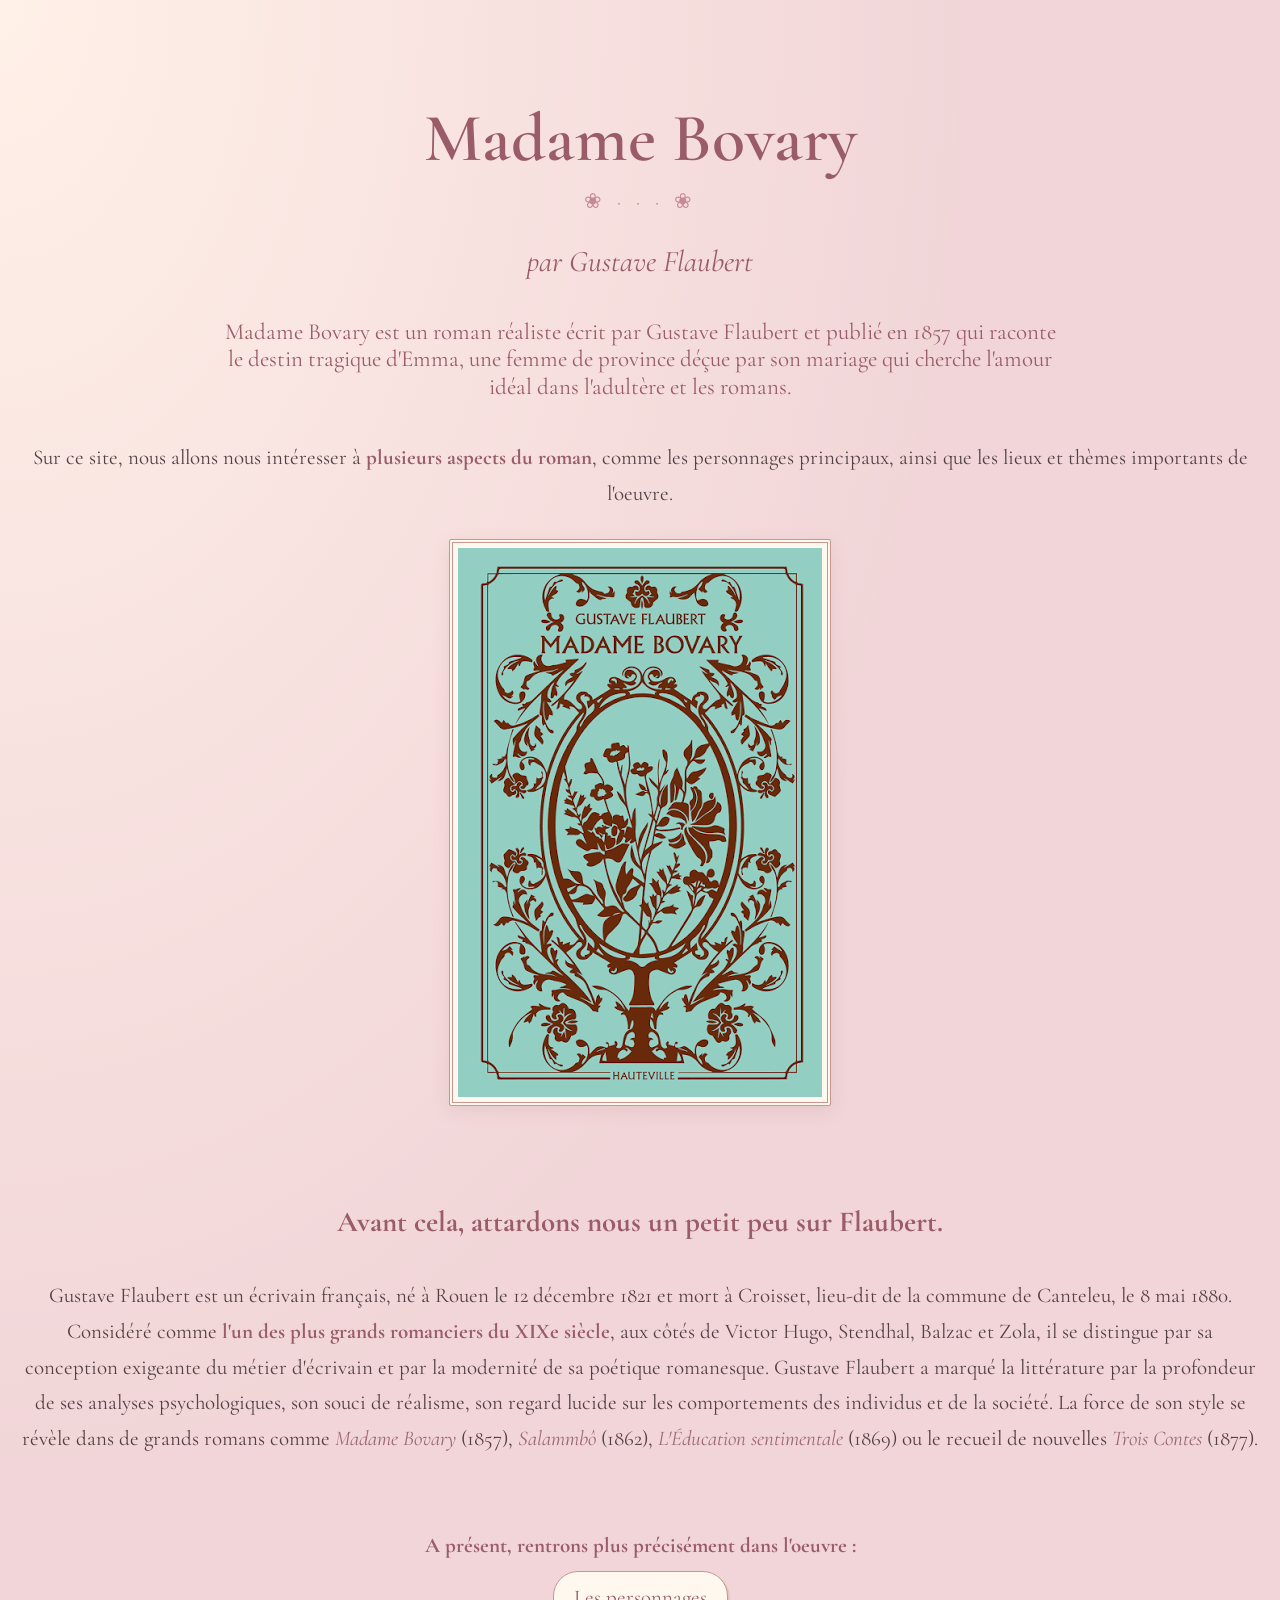
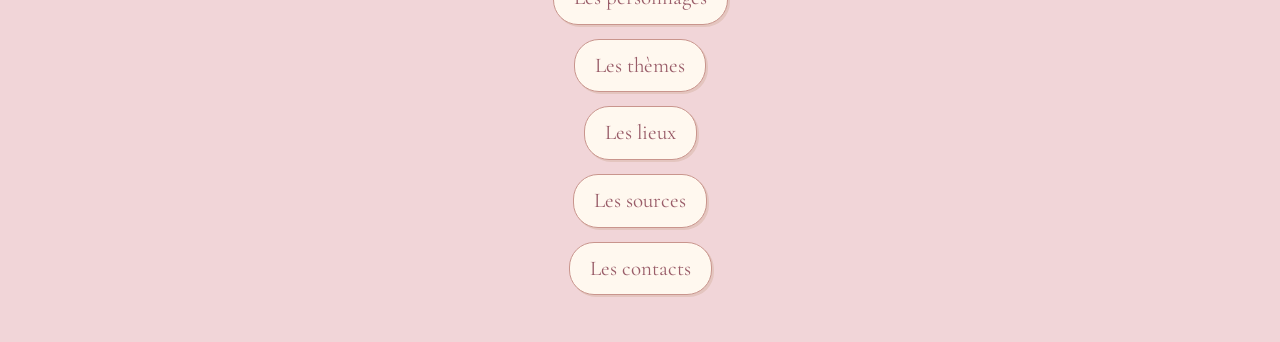
<file: index.html>
<!DOCTYPE html>
<html lang="fr">
<head>
    <meta charset="UTF-8">
    <meta name="viewport" content="width=device-width, initial-scale=1.0">
    <title>Madame Bovary</title>
   <link rel="stylesheet" href="style.css">
</head>
<body>
		<h1>Madame Bovary</h1>
		<h2>par Gustave Flaubert</h2>
		<tr/>
	<h5>Madame Bovary est un roman réaliste écrit par Gustave Flaubert et publié en 1857 qui raconte le destin tragique d'Emma, une femme de province déçue par son mariage qui cherche l'amour idéal dans l'adultère et les romans.</h5>
		<tr/>
	Sur ce site, nous allons nous intéresser à <strong>plusieurs aspects du roman</strong>, comme les personnages principaux, ainsi que les lieux et thèmes importants de l'oeuvre.
		<br/>
		<img src="img/fig1.png"/>
		<br/>
		<h4>Avant cela, attardons nous un petit peu sur Flaubert.</h4>
		<tr/>
		Gustave Flaubert est un écrivain français, né à Rouen le 12 décembre 1821 et mort à Croisset, lieu-dit de la commune de Canteleu, le 8 mai 1880. Considéré comme <strong>l'un des plus grands romanciers du XIXe siècle</strong>, aux côtés de Victor Hugo, Stendhal, Balzac et Zola, il se distingue par sa conception exigeante du métier d'écrivain et par la modernité de sa poétique romanesque. Gustave Flaubert a marqué la littérature par la profondeur de ses analyses psychologiques, son souci de réalisme, son regard lucide sur les comportements des individus et de la société. La force de son style se révèle dans de grands romans comme <em>Madame Bovary</em> (1857), <em>Salammbô</em> (1862), <em>L'Éducation sentimentale</em> (1869) ou le recueil de nouvelles <em>Trois Contes</em> (1877).
		<br/>
		<br/>
		<br/>
		<strong>A présent, rentrons plus précisément dans l'oeuvre :</strong>
		<br/>
		<a href="perso.html" > Les personnages</a>
		<br/>
		<a href="thèmes.html"> Les thèmes</a>
		<br/>
		<a href="lieux.html"> Les lieux</a>	
		<br/>
		<a href="sources.html"> Les sources</a>	
		<br/>
		<a href="contact.html"> Les contacts</a>	
	</body>
</html>
</file>
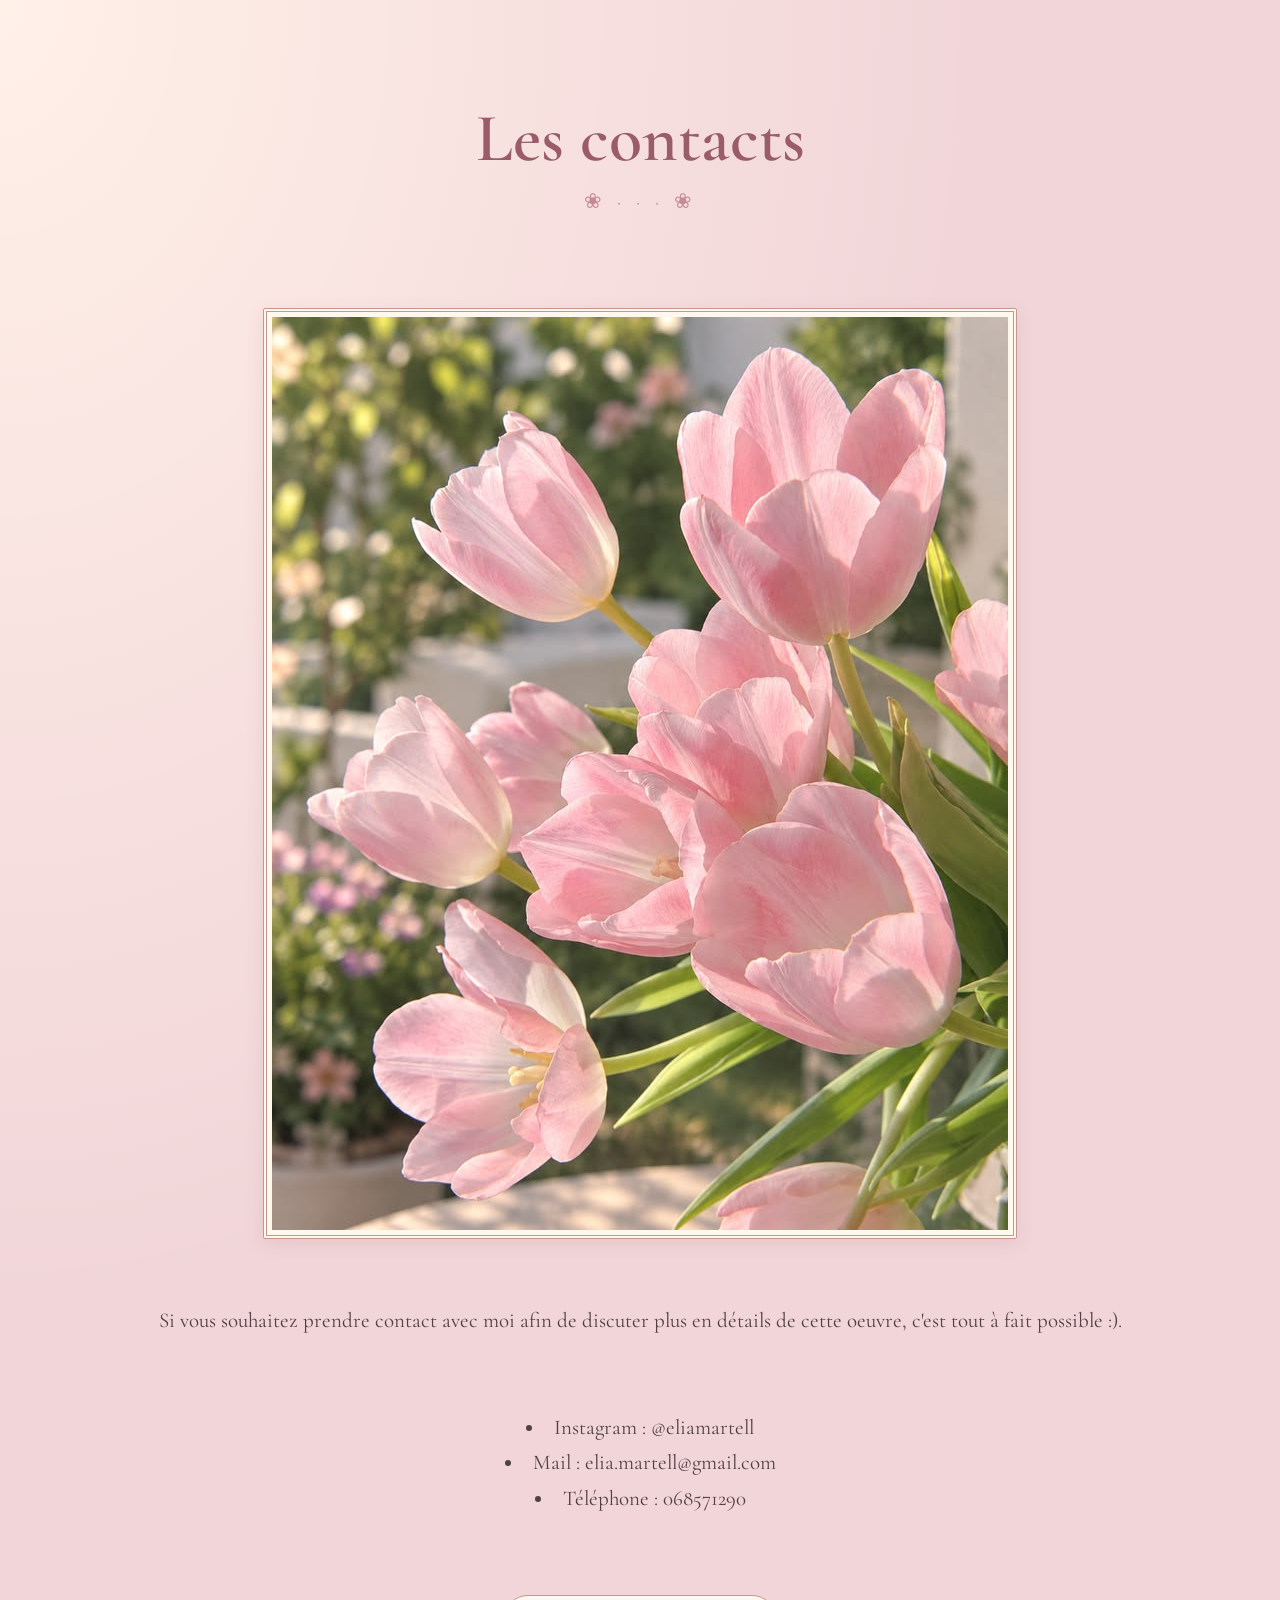
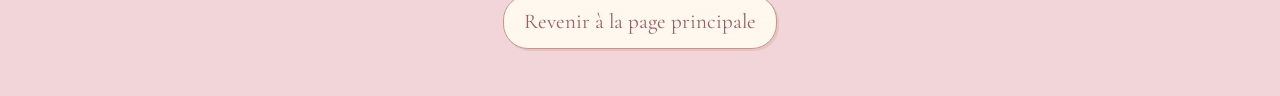
<file: contact.html>
<!DOCTYPE html>
<html lang="fr">
<head>
    <meta charset="UTF-8">
    <meta name="viewport" content="width=device-width, initial-scale=1.0">
    <title>Les contacts</title>
    <link rel="stylesheet" href="style.css">
</head>
<body>
<h1>Les contacts</h1>
<br/>
<img src="img/tulip.jpg"/>
<br/>
Si vous souhaitez prendre contact avec moi afin de discuter plus en détails de cette oeuvre, c'est tout à fait possible :).
<br/>
<br/>
<br/>
<li>Instagram : @eliamartell</li>
<li>Mail : elia.martell@gmail.com</li>
<li>Téléphone : 068571290</li>
<br/>
<br/>
<a href="index.html"> Revenir à la page principale</a>
</file>
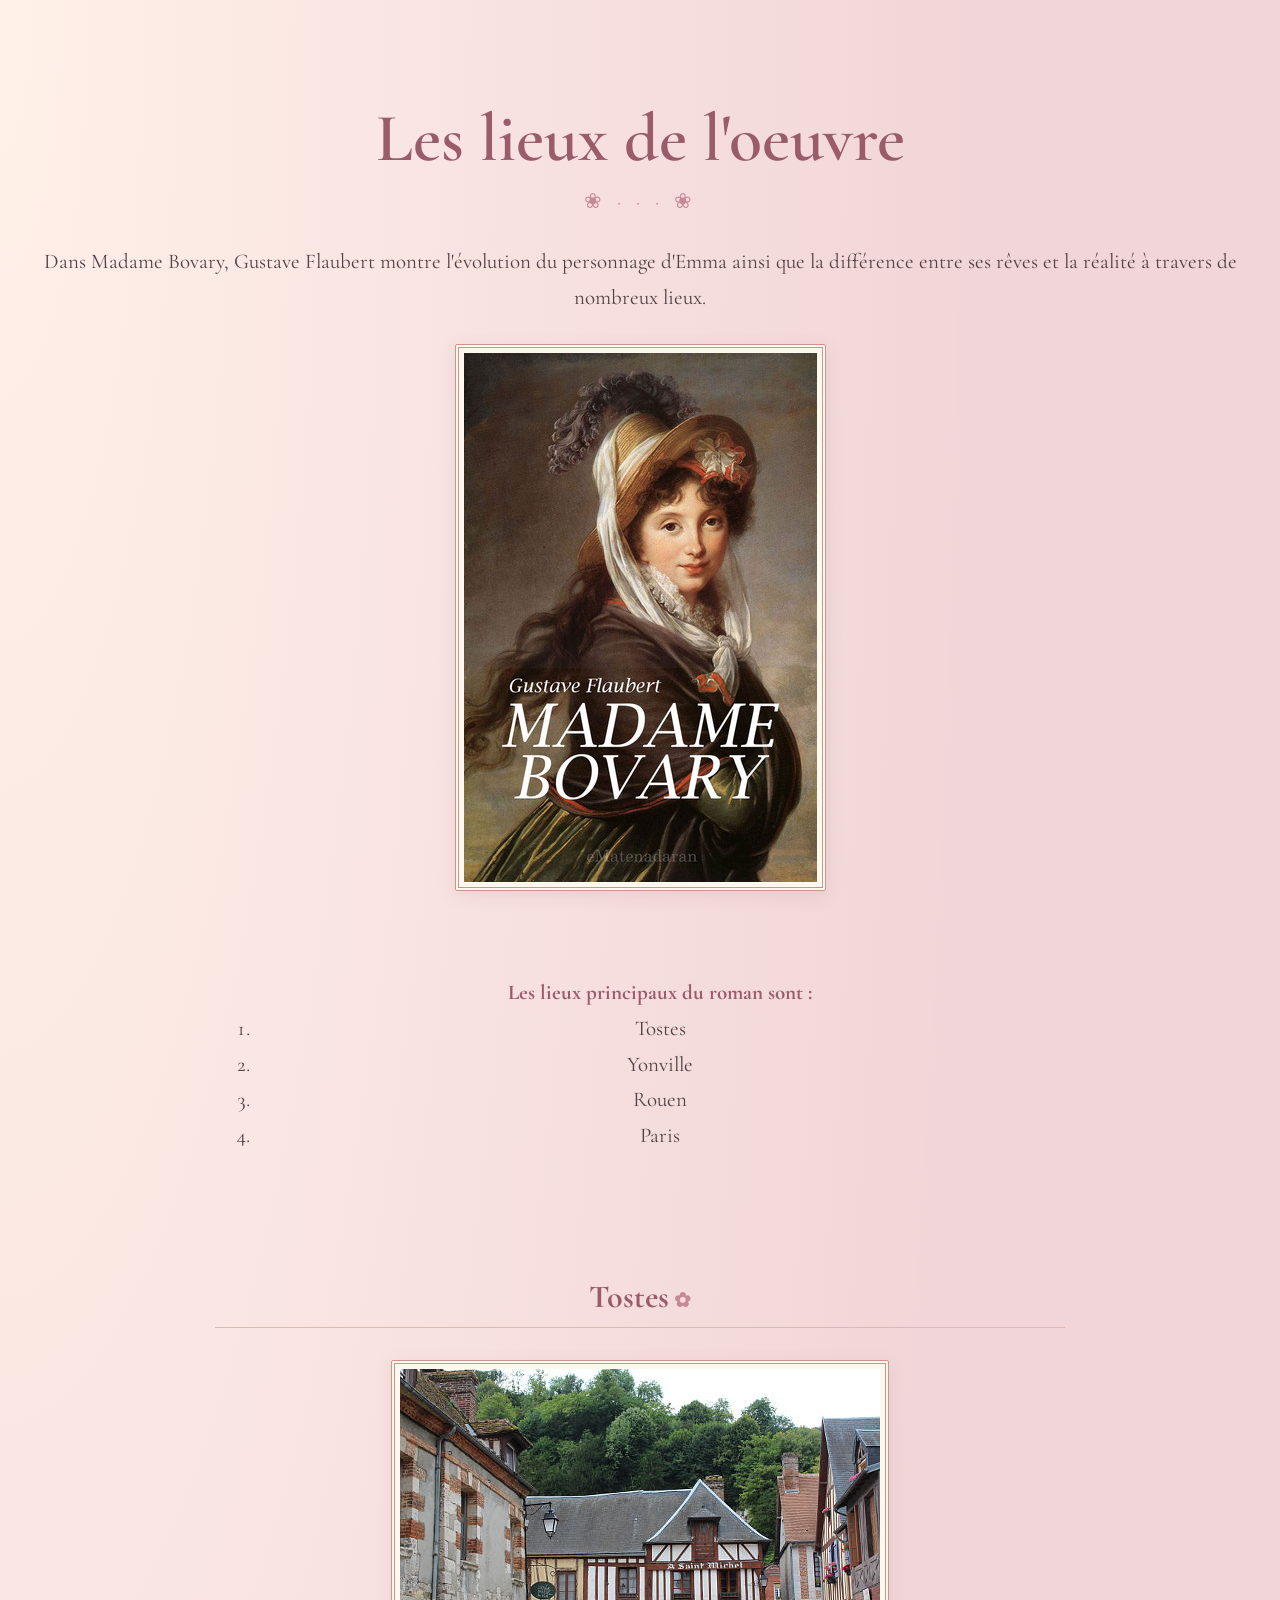
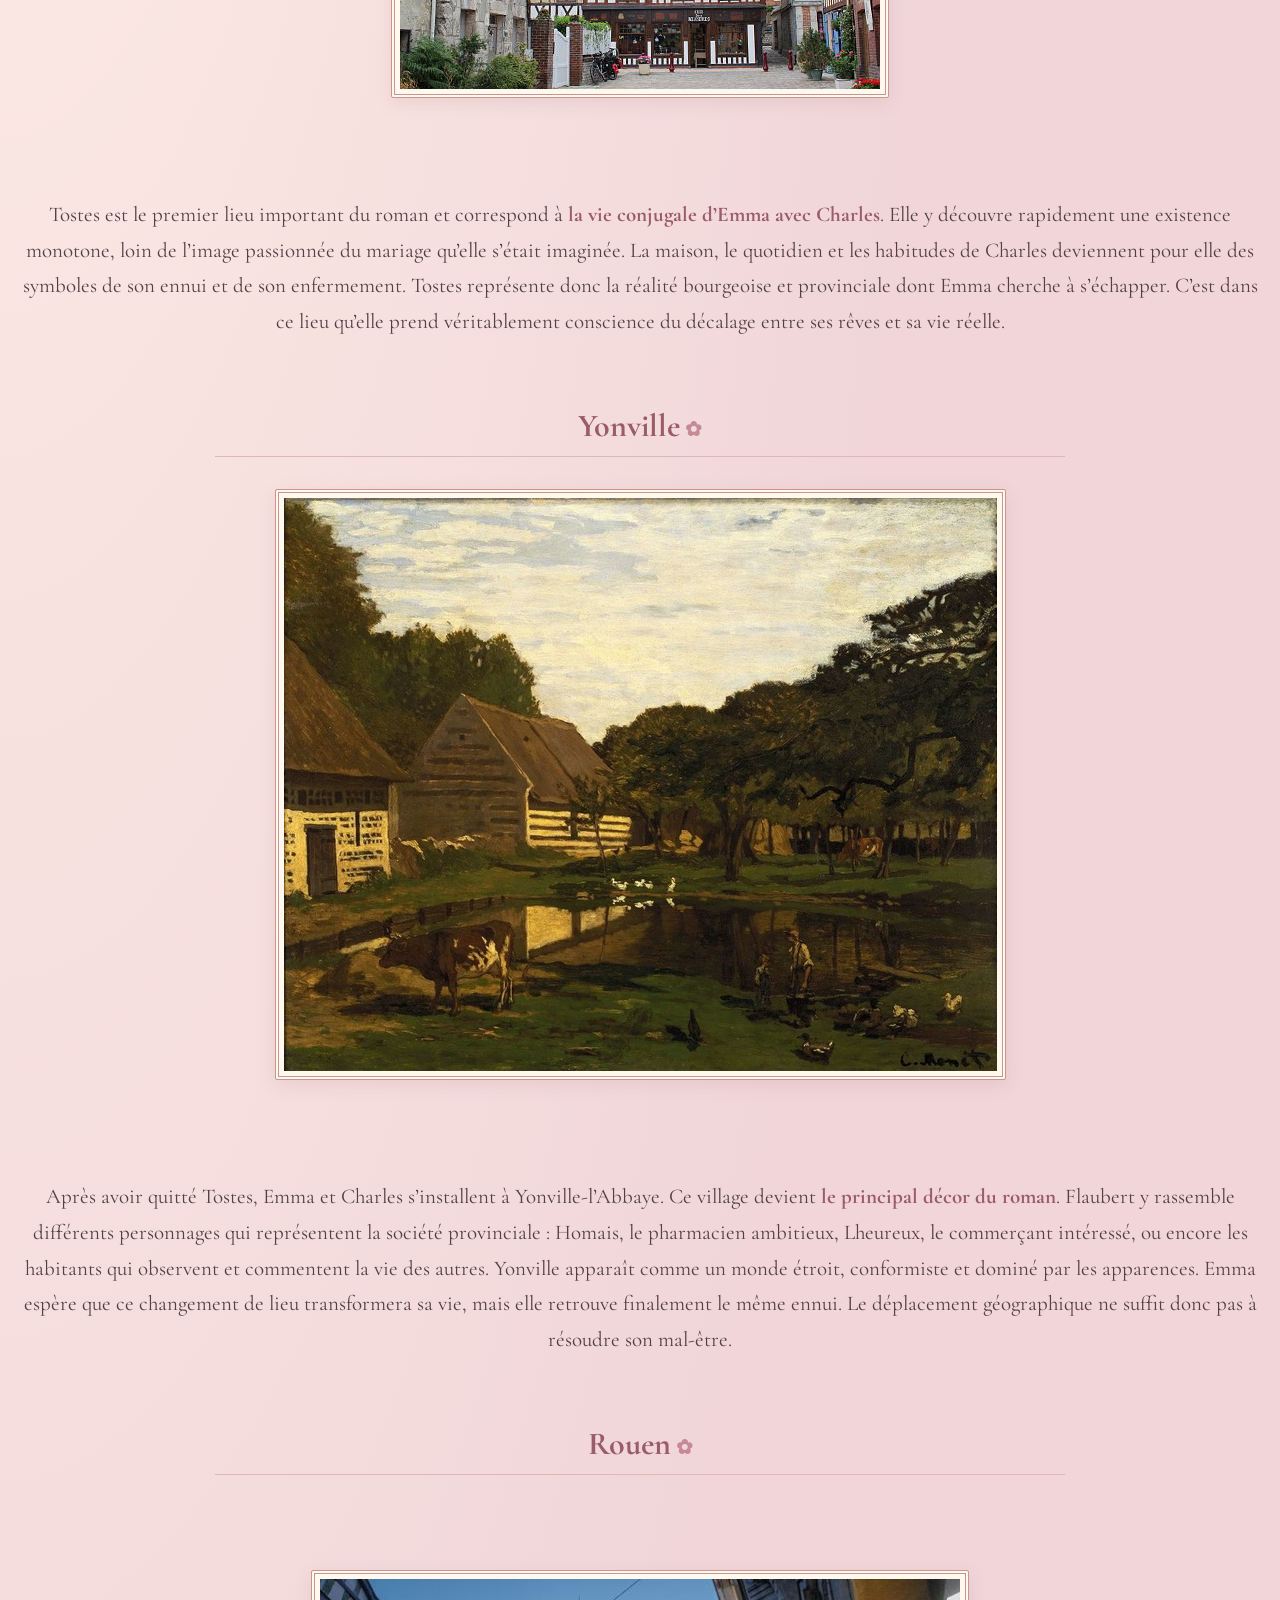
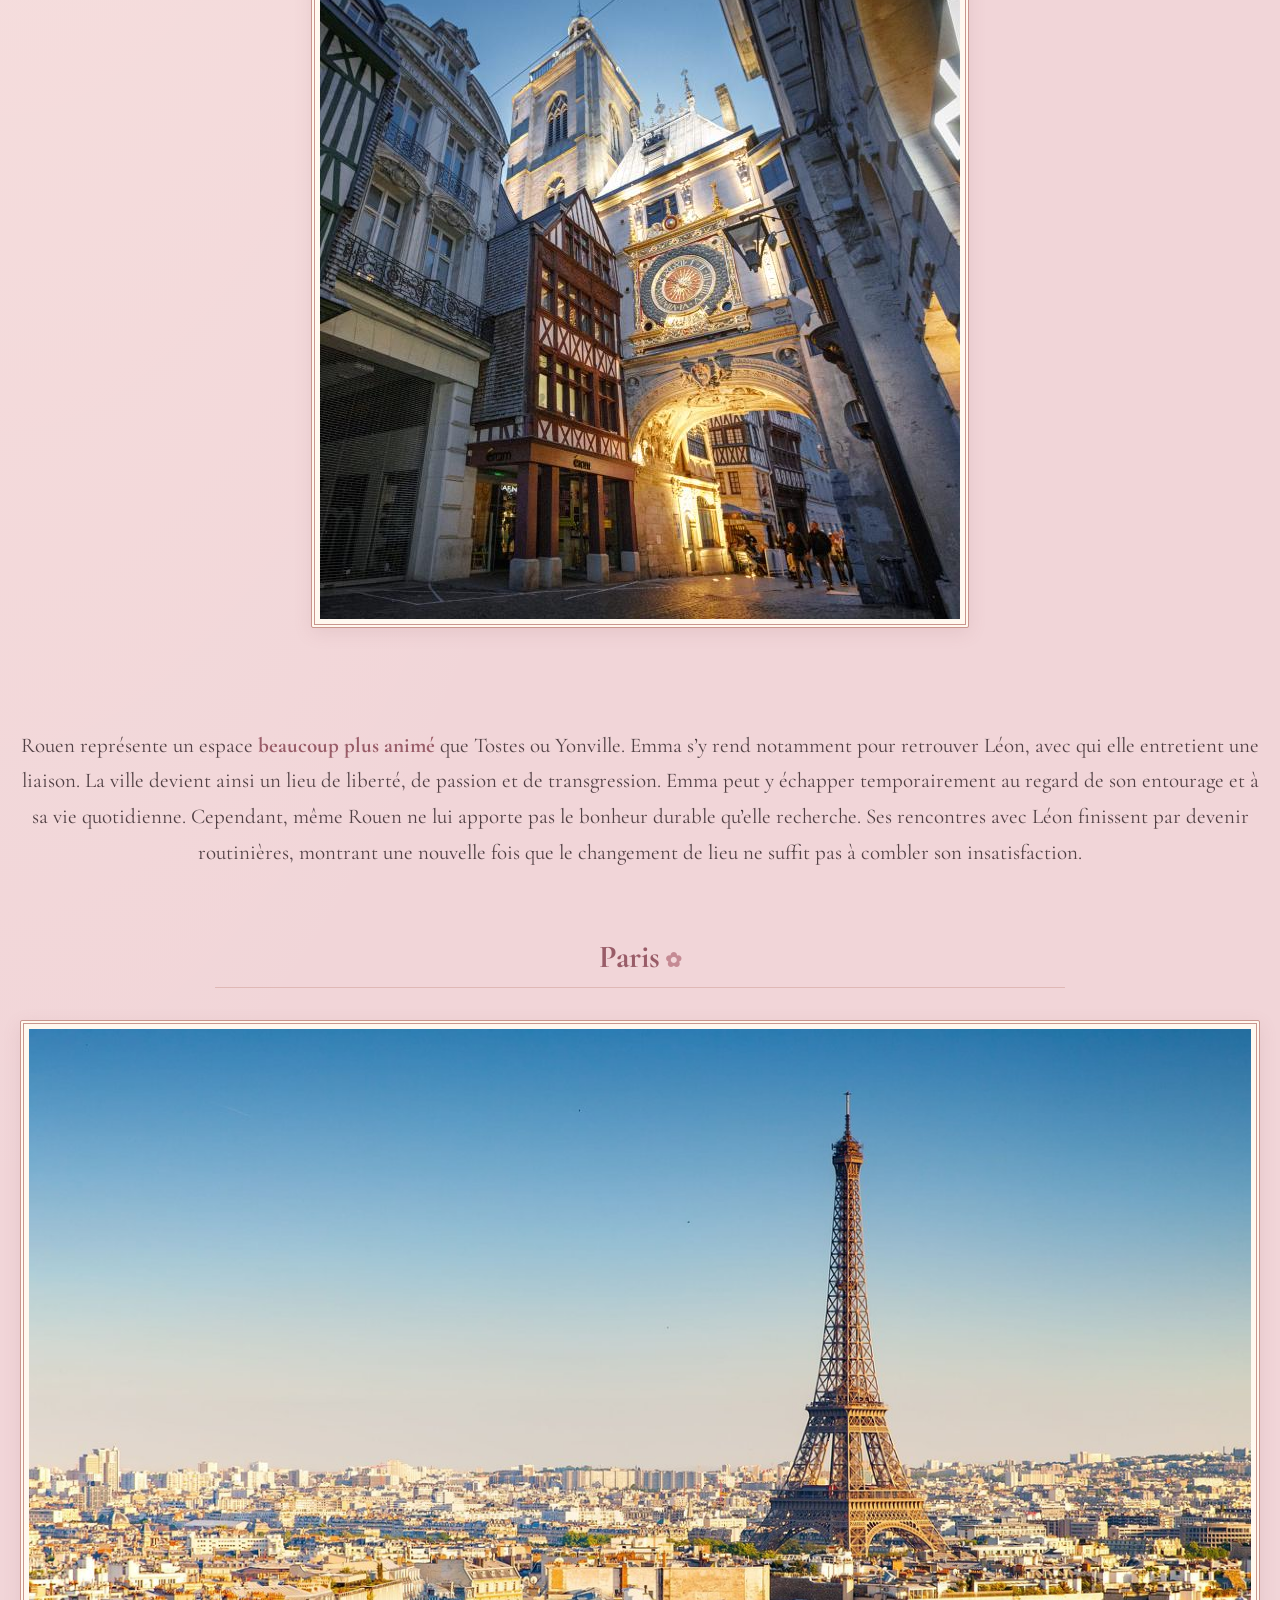
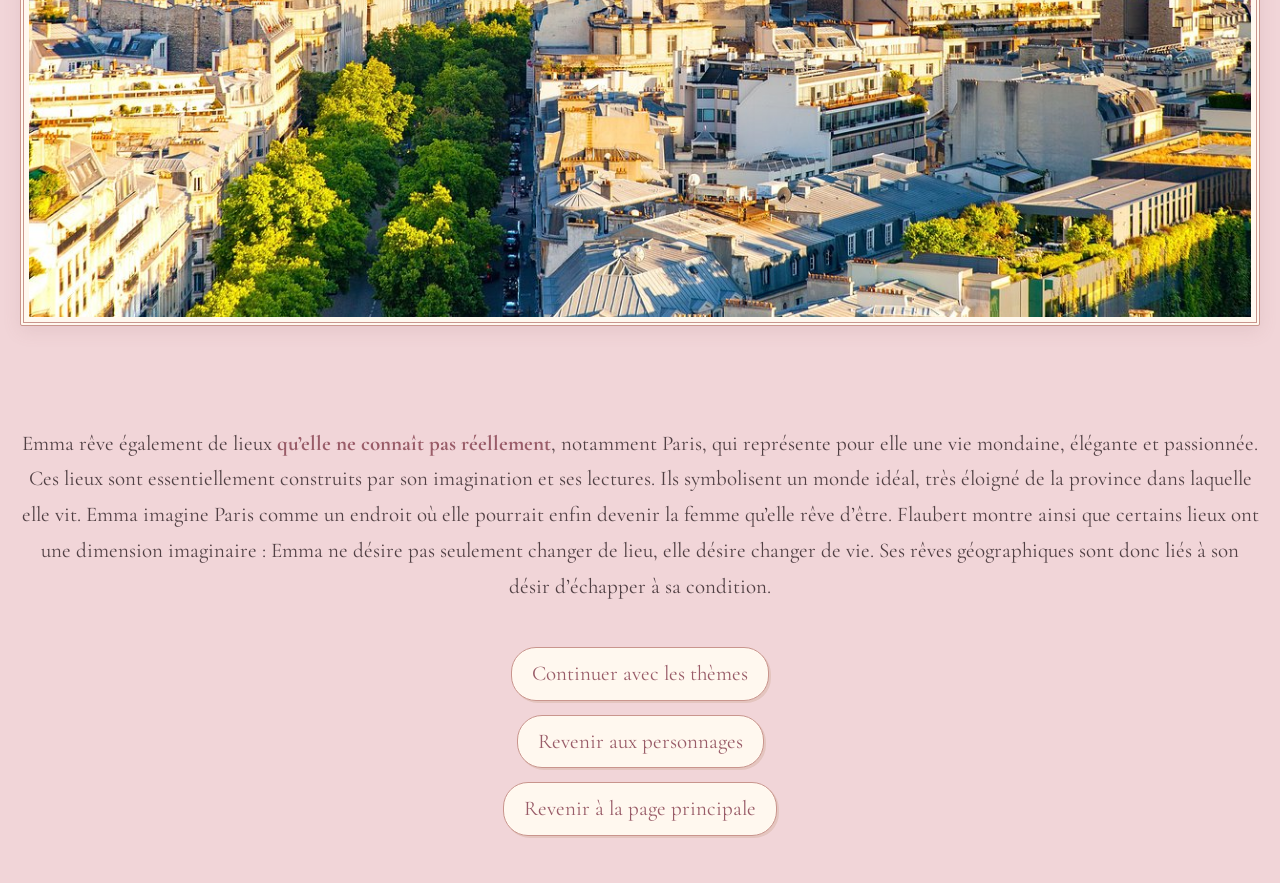
<file: lieux.html>
<!DOCTYPE html>
<html lang="fr">
<head>
    <meta charset="UTF-8">
    <meta name="viewport" content="width=device-width, initial-scale=1.0">
    <title>Les lieux</title>
    <link rel="stylesheet" href="style.css">
</head>
<body>
<h1>Les lieux de l'oeuvre</h1>
Dans Madame Bovary, Gustave Flaubert montre l'évolution du personnage d'Emma ainsi que la différence entre ses rêves et la réalité à travers de nombreux lieux.
<br/>
  <img src="img/couv.jpg"/>
<br/>
<ol>
<strong>Les lieux principaux du roman sont :</strong>
<li>Tostes</li>
<li>Yonville</li>
<li>Rouen</li>
<li>Paris</li>
</ol>
<br/>
<br/>
<h3>Tostes</h3>
<img src="img/tostes.jpg"/>
<br/>
<br/>
Tostes est le premier lieu important du roman et correspond à <strong>la vie conjugale d’Emma avec Charles</strong>. Elle y découvre rapidement une existence monotone, loin de l’image passionnée du mariage qu’elle s’était imaginée. La maison, le quotidien et les habitudes de Charles deviennent pour elle des symboles de son ennui et de son enfermement. Tostes représente donc la réalité bourgeoise et provinciale dont Emma cherche à s’échapper. C’est dans ce lieu qu’elle prend véritablement conscience du décalage entre ses rêves et sa vie réelle.
<br/>
<br/>
<h3>Yonville</h3>
<img src="img/yonville.jpg"/>
<br/>
<br/>
Après avoir quitté Tostes, Emma et Charles s’installent à Yonville-l’Abbaye. Ce village devient <strong>le principal décor du roman</strong>. Flaubert y rassemble différents personnages qui représentent la société provinciale : Homais, le pharmacien ambitieux, Lheureux, le commerçant intéressé, ou encore les habitants qui observent et commentent la vie des autres. Yonville apparaît comme un monde étroit, conformiste et dominé par les apparences. Emma espère que ce changement de lieu transformera sa vie, mais elle retrouve finalement le même ennui. Le déplacement géographique ne suffit donc pas à résoudre son mal-être.
<br/>
<br/>
<h3>Rouen</h3>
<br/>
<img src="img/rouen.jpg"/>
<br/>
<br/>
Rouen représente un espace <strong>beaucoup plus animé</strong> que Tostes ou Yonville. Emma s’y rend notamment pour retrouver Léon, avec qui elle entretient une liaison. La ville devient ainsi un lieu de liberté, de passion et de transgression. Emma peut y échapper temporairement au regard de son entourage et à sa vie quotidienne. Cependant, même Rouen ne lui apporte pas le bonheur durable qu’elle recherche. Ses rencontres avec Léon finissent par devenir routinières, montrant une nouvelle fois que le changement de lieu ne suffit pas à combler son insatisfaction.
<br/>
<br/>
<h3>Paris</h3>
<img src="img/paris.jpg"/>
<br/>
<br/>
Emma rêve également de lieux <strong>qu’elle ne connaît pas réellement</strong>, notamment Paris, qui représente pour elle une vie mondaine, élégante et passionnée. Ces lieux sont essentiellement construits par son imagination et ses lectures. Ils symbolisent un monde idéal, très éloigné de la province dans laquelle elle vit. Emma imagine Paris comme un endroit où elle pourrait enfin devenir la femme qu’elle rêve d’être. Flaubert montre ainsi que certains lieux ont une dimension imaginaire : Emma ne désire pas seulement changer de lieu, elle désire changer de vie. Ses rêves géographiques sont donc liés à son désir d’échapper à sa condition.
<br/>
<br/>
<a href="thèmes.html"> Continuer avec les thèmes</a>
<br/>
<a href="perso.html" > Revenir aux personnages</a>
<br/>
<a href="index.html"> Revenir à la page principale</a>	
</body>  
</html>
</file>
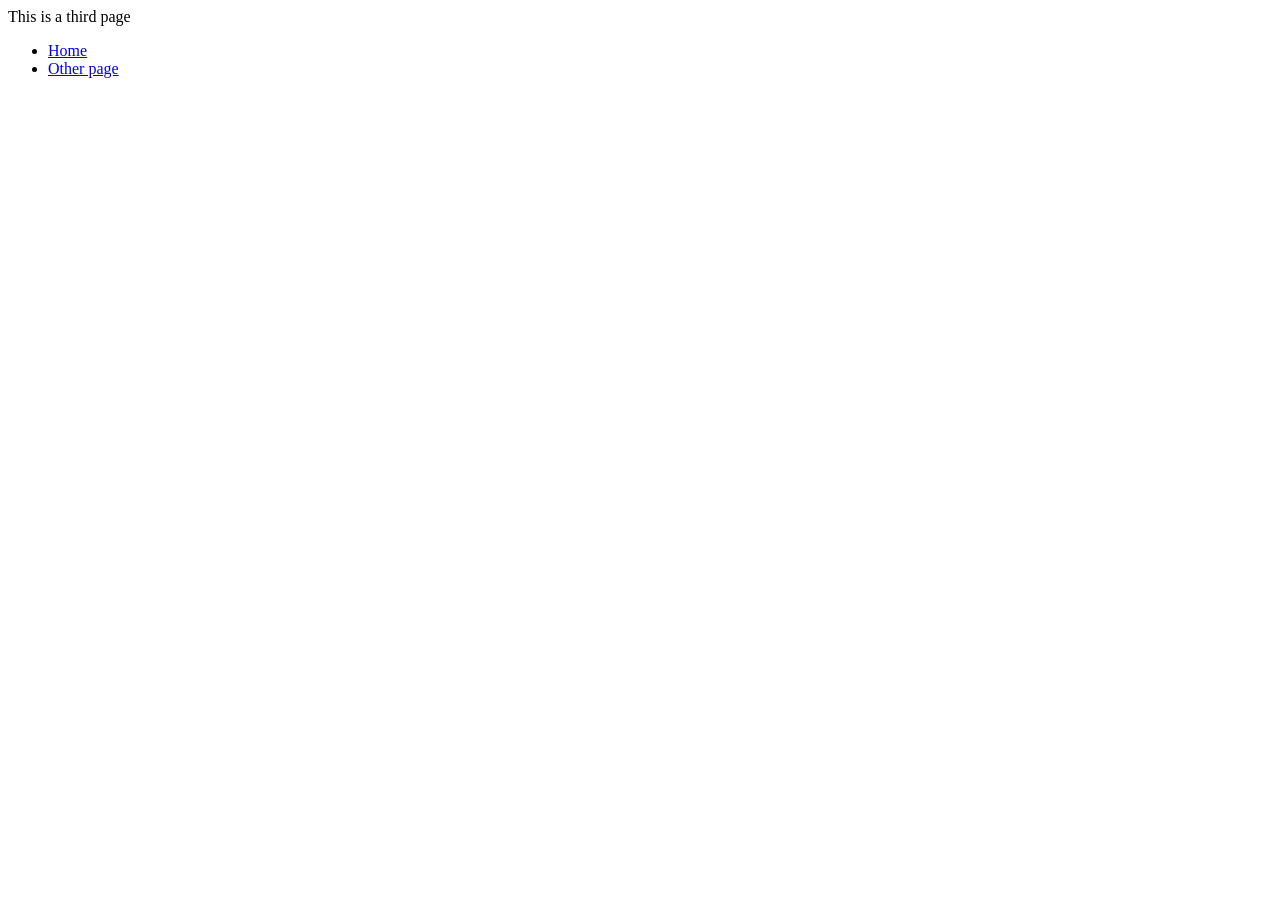
<file: page2.html>
<html>
<head>
    <title>Third page</title>  
</head>
<body>
  This is a third page
  <p>
    <ul>
      <li><a href="index.html">Home</a></li>
      <li><a href="page1.html">Other page</a></li>
    </ul>
  </p>
</body>
  
</html>
</file>
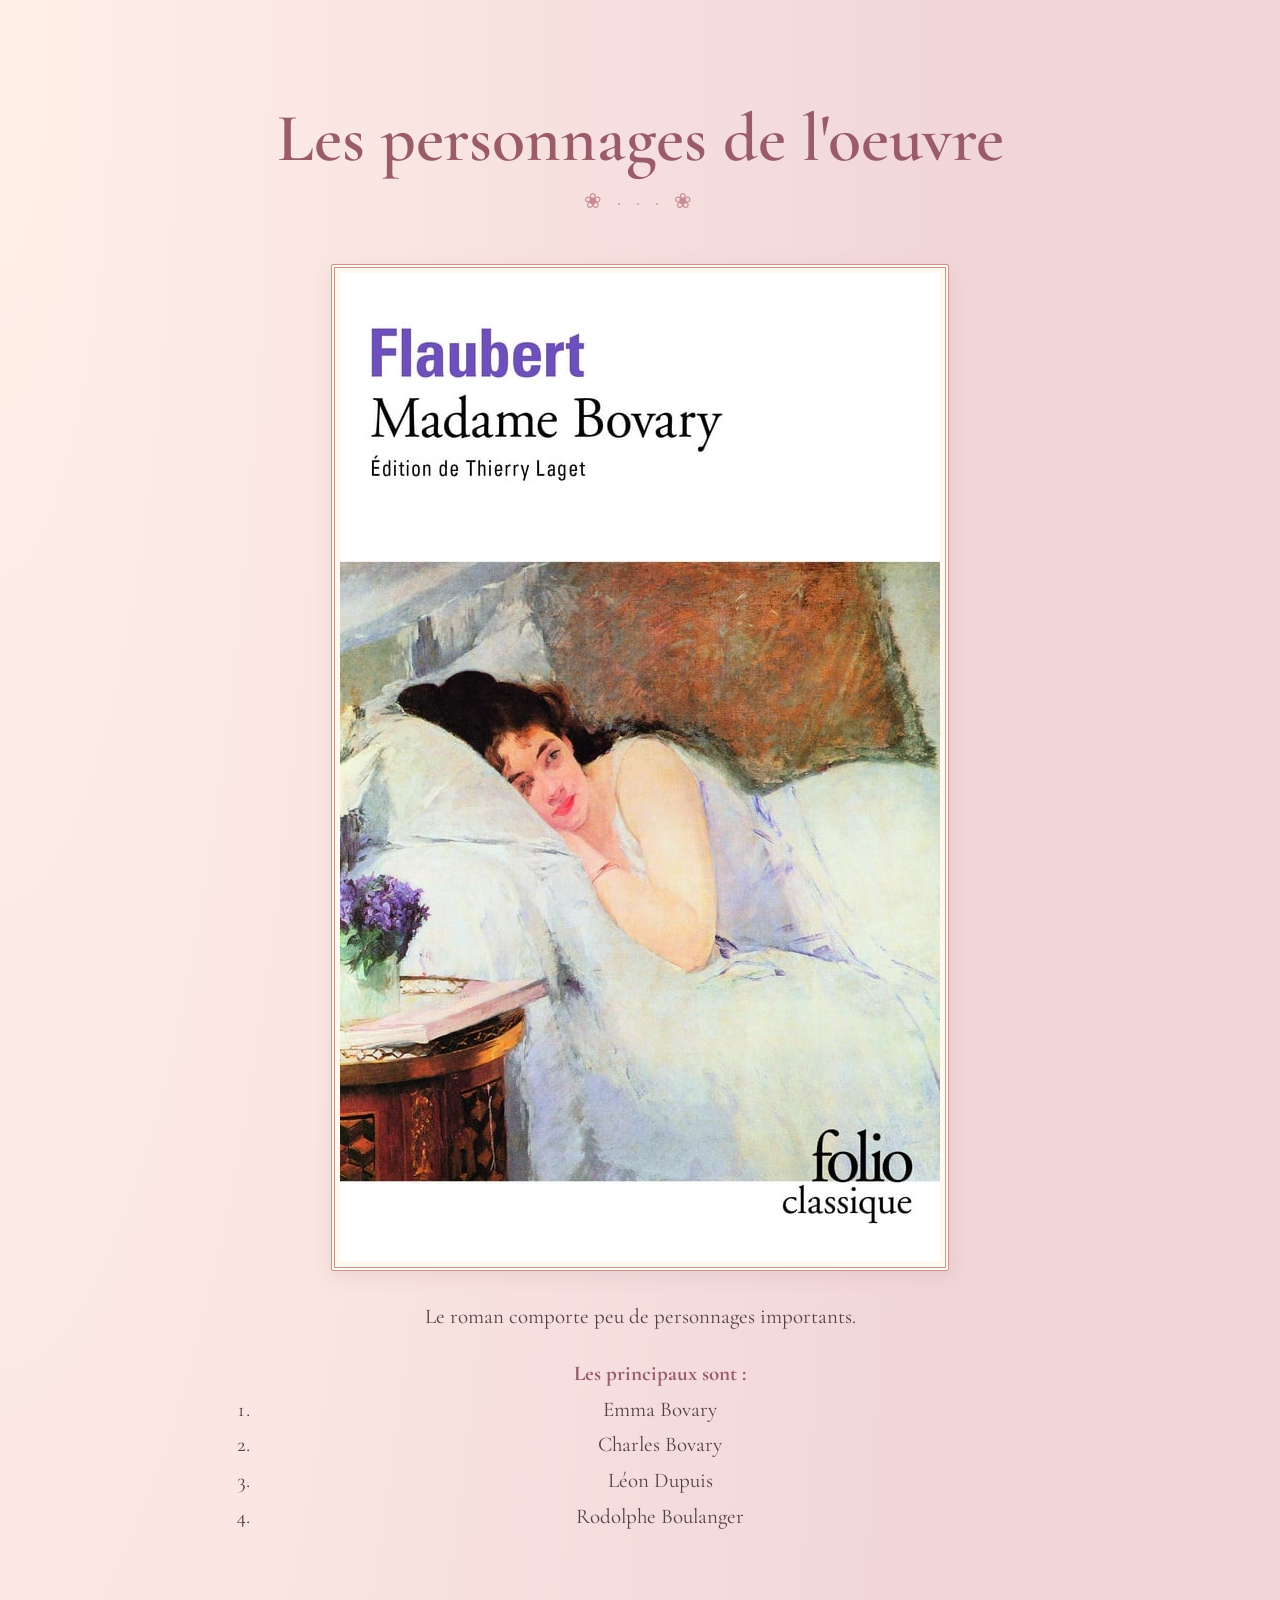
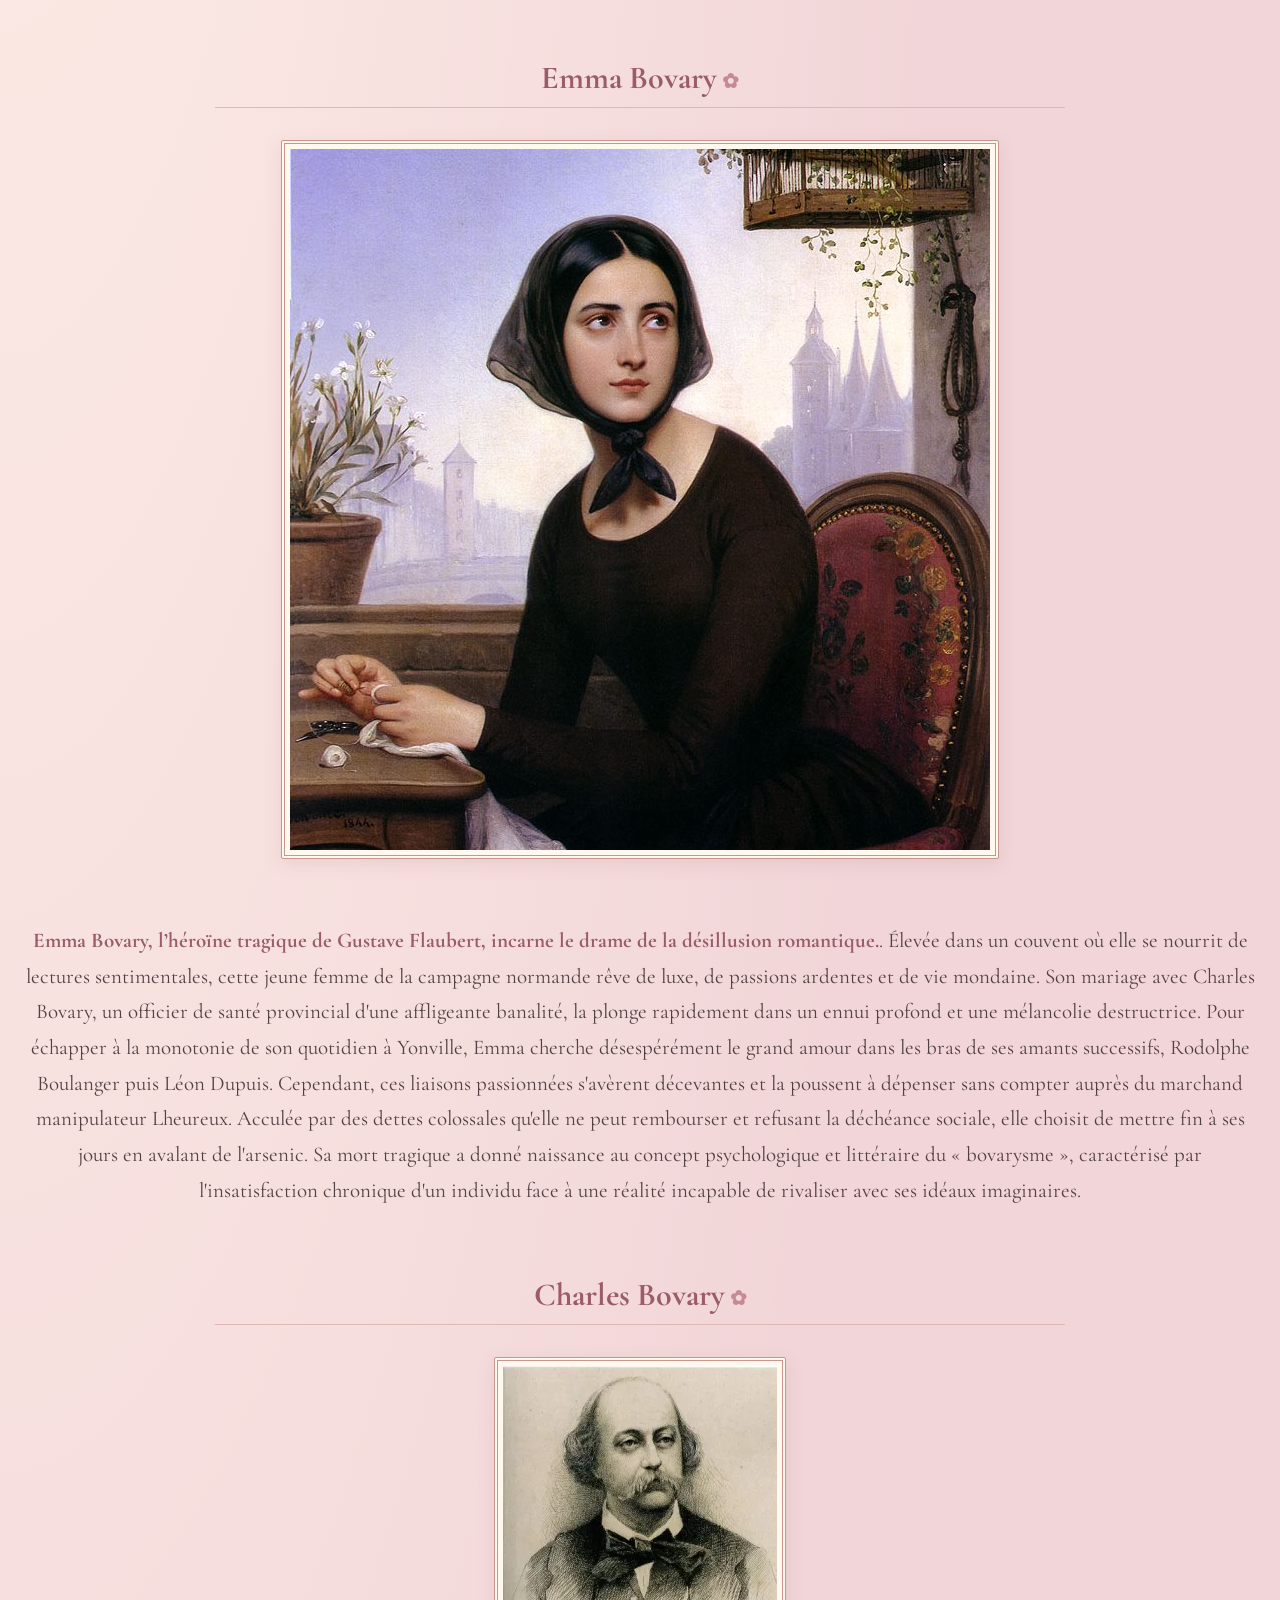
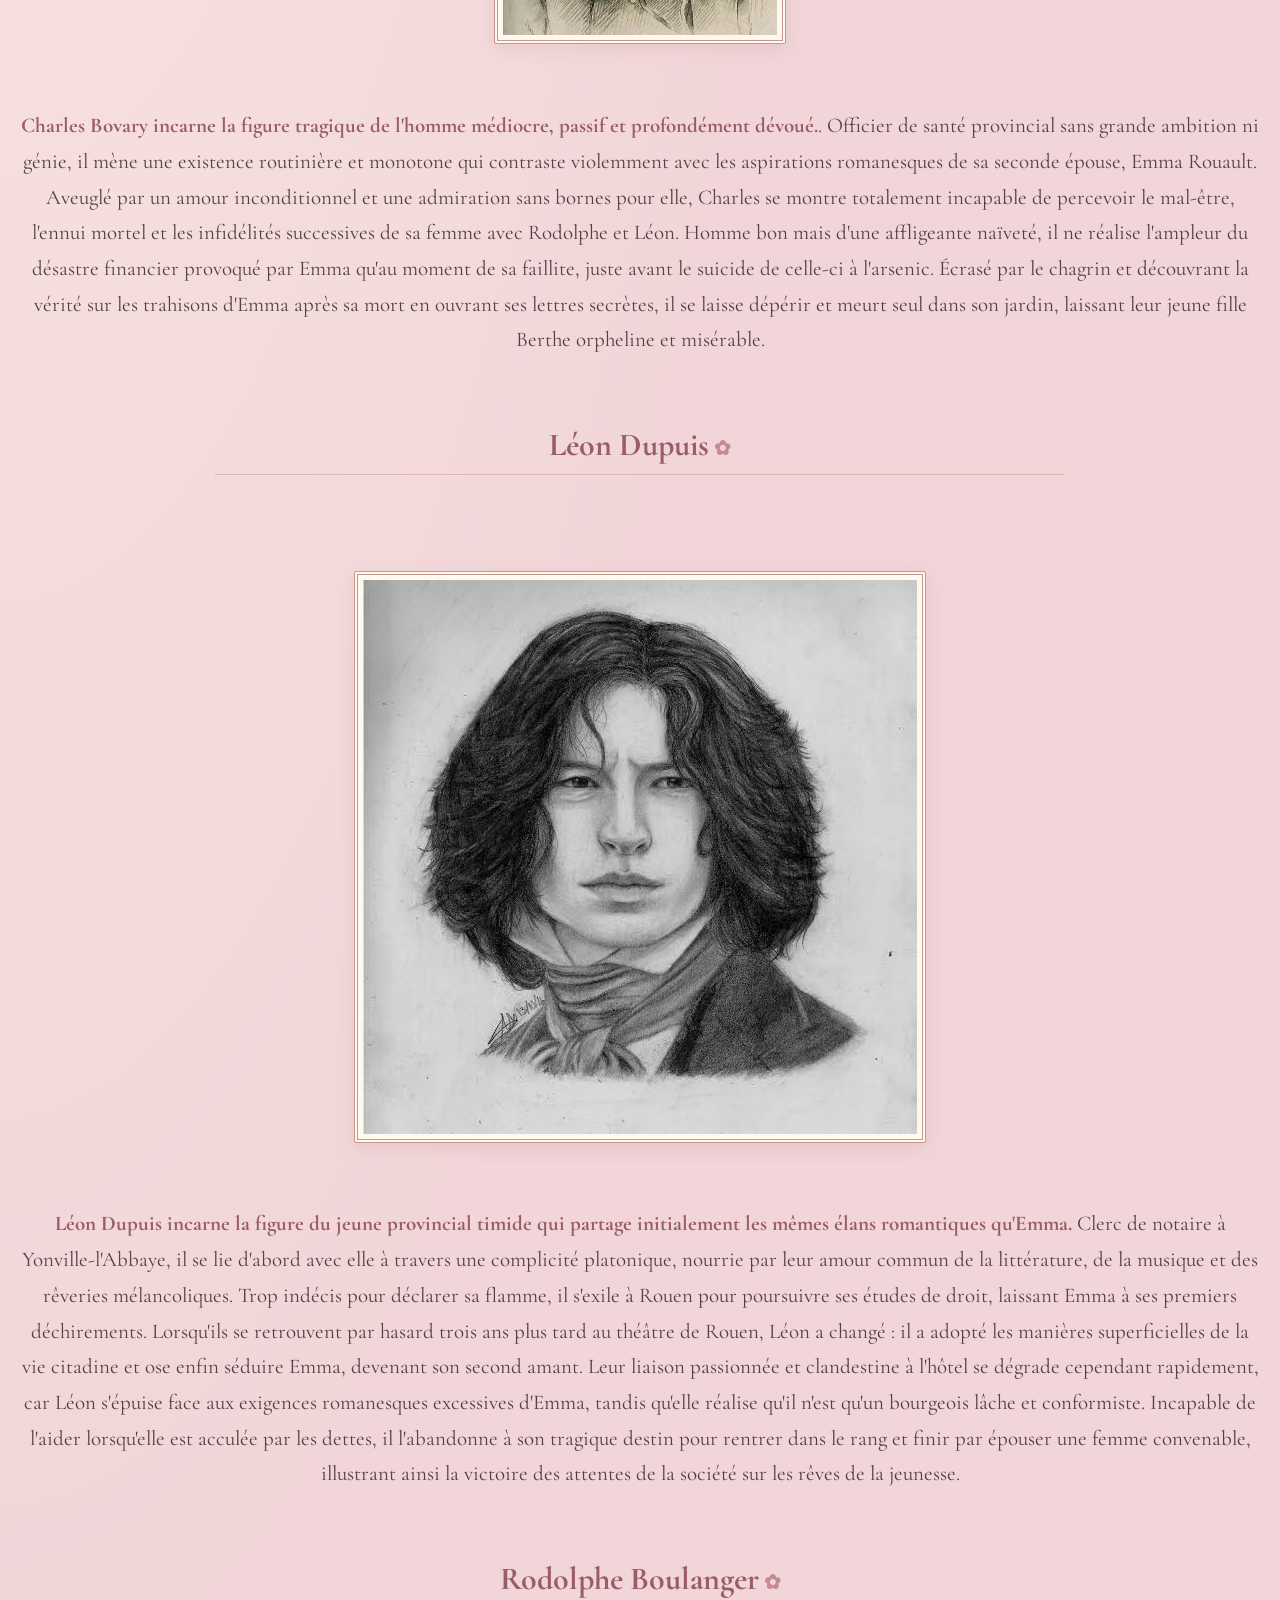
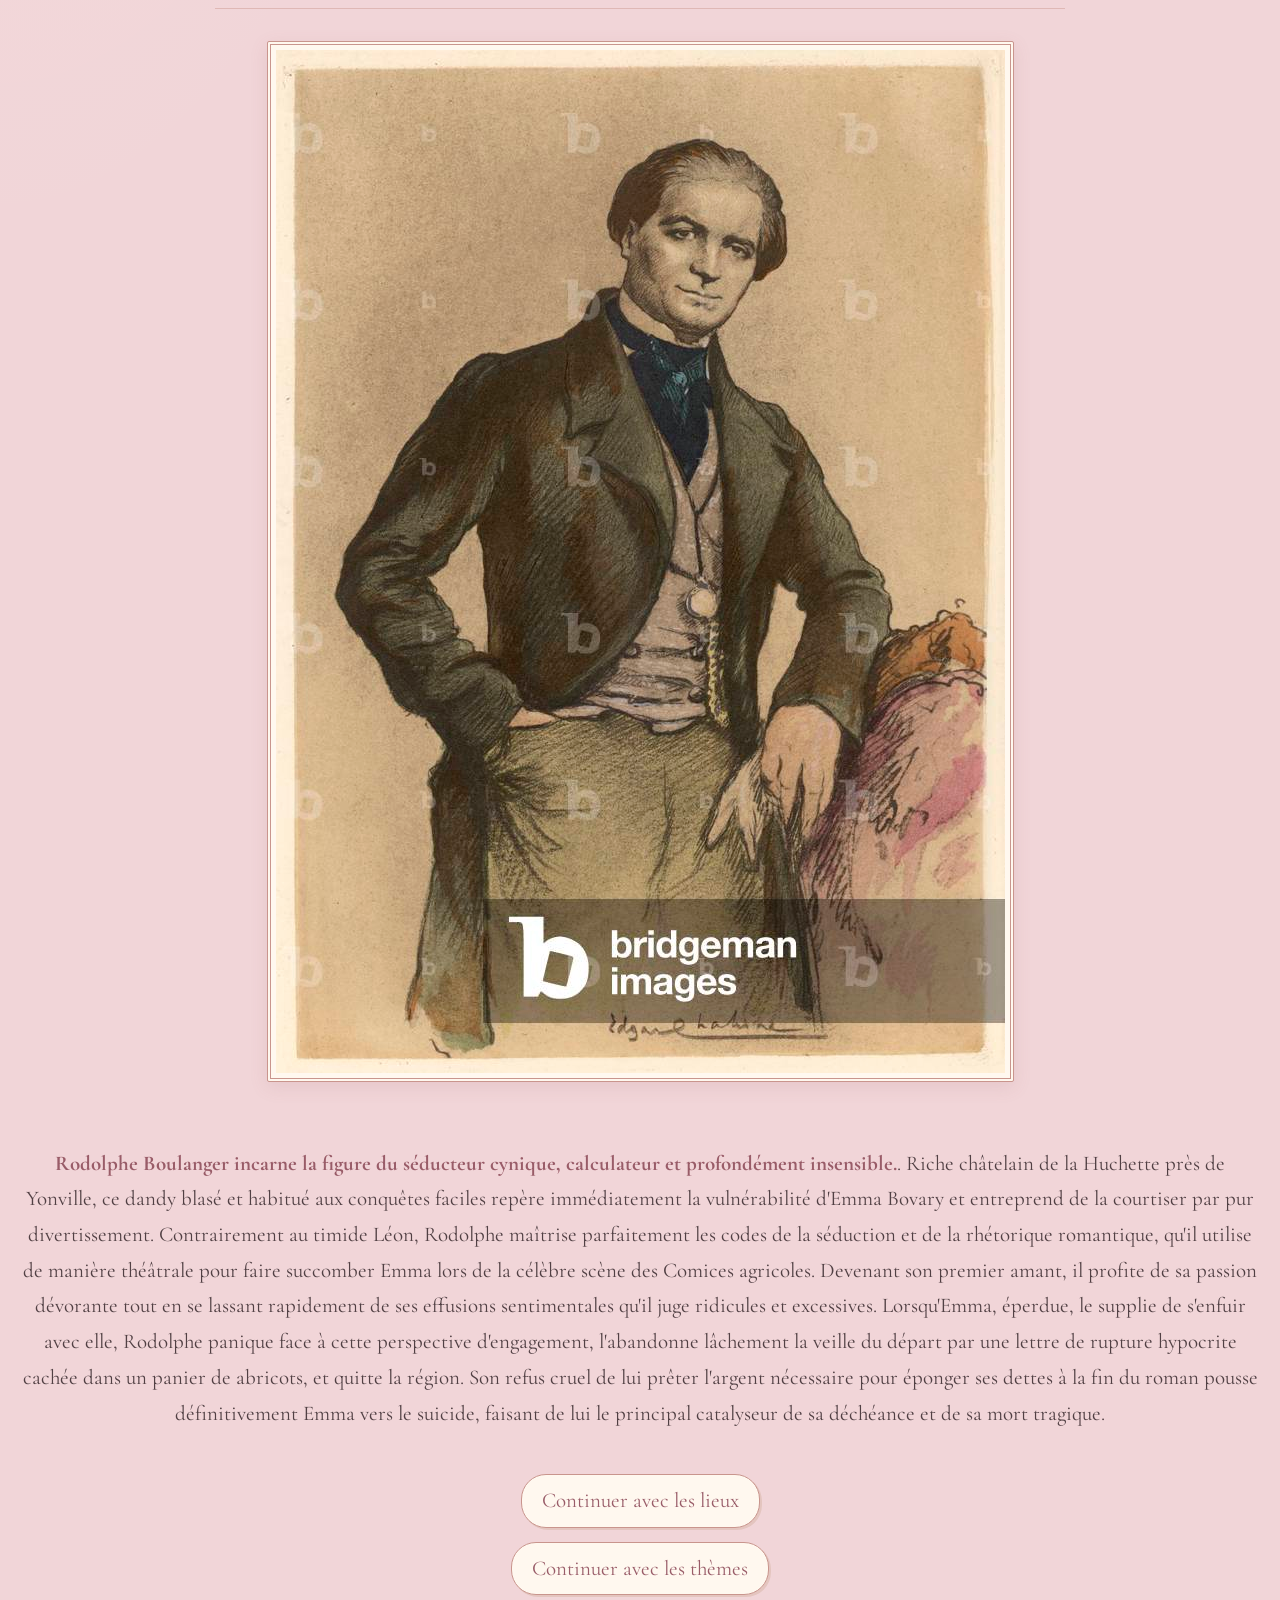
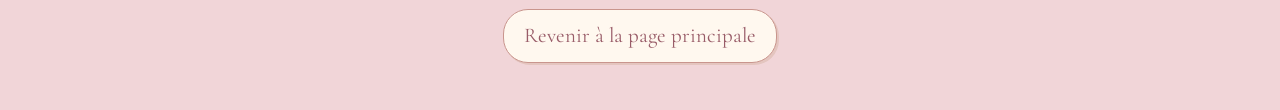
<file: perso.html>
<!DOCTYPE html>
<html lang="fr">
<head>
    <meta charset="UTF-8">
    <meta name="viewport" content="width=device-width, initial-scale=1.0">
    <title>Les personnages</title>
    <link rel="stylesheet" href="style.css">
</head>
<body>
<h1>Les personnages de l'oeuvre</h1>
<img src="img/couv2.jpg"/>
Le roman comporte peu de personnages importants. 
<ol>
<strong>Les principaux sont :</strong>
<li>Emma Bovary</li>
<li>Charles Bovary</li>
<li>Léon Dupuis</li>
<li>Rodolphe Boulanger</li>
</ol>
<br/>
<br/>
<h3>Emma Bovary</h3>
<img src="img/emma.jpg"/>
<br/>
<strong>Emma Bovary, l’héroïne tragique de Gustave Flaubert, incarne le drame de la désillusion romantique.</strong>. Élevée dans un couvent où elle se nourrit de lectures sentimentales, cette jeune femme de la campagne normande rêve de luxe, de passions ardentes et de vie mondaine. Son mariage avec Charles Bovary, un officier de santé provincial d'une affligeante banalité, la plonge rapidement dans un ennui profond et une mélancolie destructrice. Pour échapper à la monotonie de son quotidien à Yonville, Emma cherche désespérément le grand amour dans les bras de ses amants successifs, Rodolphe Boulanger puis Léon Dupuis. Cependant, ces liaisons passionnées s'avèrent décevantes et la poussent à dépenser sans compter auprès du marchand manipulateur Lheureux. Acculée par des dettes colossales qu'elle ne peut rembourser et refusant la déchéance sociale, elle choisit de mettre fin à ses jours en avalant de l'arsenic. Sa mort tragique a donné naissance au concept psychologique et littéraire du « bovarysme », caractérisé par l'insatisfaction chronique d'un individu face à une réalité incapable de rivaliser avec ses idéaux imaginaires.
<br/>
<br/>
<h3>Charles Bovary</h3>
<img src="img/charles.webp"/>
<br/>
<strong>Charles Bovary incarne la figure tragique de l'homme médiocre, passif et profondément dévoué.</strong>. Officier de santé provincial sans grande ambition ni génie, il mène une existence routinière et monotone qui contraste violemment avec les aspirations romanesques de sa seconde épouse, Emma Rouault. Aveuglé par un amour inconditionnel et une admiration sans bornes pour elle, Charles se montre totalement incapable de percevoir le mal-être, l'ennui mortel et les infidélités successives de sa femme avec Rodolphe et Léon. Homme bon mais d'une affligeante naïveté, il ne réalise l'ampleur du désastre financier provoqué par Emma qu'au moment de sa faillite, juste avant le suicide de celle-ci à l'arsenic. Écrasé par le chagrin et découvrant la vérité sur les trahisons d'Emma après sa mort en ouvrant ses lettres secrètes, il se laisse dépérir et meurt seul dans son jardin, laissant leur jeune fille Berthe orpheline et misérable.
<br/>
<br/>
<h3>Léon Dupuis</h3>
<br/>
<img src="img/léon.jpg"/>
<br/>
<strong>Léon Dupuis incarne la figure du jeune provincial timide qui partage initialement les mêmes élans romantiques qu'Emma.</strong> Clerc de notaire à Yonville-l'Abbaye, il se lie d'abord avec elle à travers une complicité platonique, nourrie par leur amour commun de la littérature, de la musique et des rêveries mélancoliques. Trop indécis pour déclarer sa flamme, il s'exile à Rouen pour poursuivre ses études de droit, laissant Emma à ses premiers déchirements. Lorsqu'ils se retrouvent par hasard trois ans plus tard au théâtre de Rouen, Léon a changé : il a adopté les manières superficielles de la vie citadine et ose enfin séduire Emma, devenant son second amant. Leur liaison passionnée et clandestine à l'hôtel se dégrade cependant rapidement, car Léon s'épuise face aux exigences romanesques excessives d'Emma, tandis qu'elle réalise qu'il n'est qu'un bourgeois lâche et conformiste. Incapable de l'aider lorsqu'elle est acculée par les dettes, il l'abandonne à son tragique destin pour rentrer dans le rang et finir par épouser une femme convenable, illustrant ainsi la victoire des attentes de la société sur les rêves de la jeunesse.
<br/>
<br/>
<h3>Rodolphe Boulanger</h3>
<img src="img/rodolphe.jpg"/>
<br/>
<strong>Rodolphe Boulanger incarne la figure du séducteur cynique, calculateur et profondément insensible.</strong>. Riche châtelain de la Huchette près de Yonville, ce dandy blasé et habitué aux conquêtes faciles repère immédiatement la vulnérabilité d'Emma Bovary et entreprend de la courtiser par pur divertissement. Contrairement au timide Léon, Rodolphe maîtrise parfaitement les codes de la séduction et de la rhétorique romantique, qu'il utilise de manière théâtrale pour faire succomber Emma lors de la célèbre scène des Comices agricoles. Devenant son premier amant, il profite de sa passion dévorante tout en se lassant rapidement de ses effusions sentimentales qu'il juge ridicules et excessives. Lorsqu'Emma, éperdue, le supplie de s'enfuir avec elle, Rodolphe panique face à cette perspective d'engagement, l'abandonne lâchement la veille du départ par une lettre de rupture hypocrite cachée dans un panier de abricots, et quitte la région. Son refus cruel de lui prêter l'argent nécessaire pour éponger ses dettes à la fin du roman pousse définitivement Emma vers le suicide, faisant de lui le principal catalyseur de sa déchéance et de sa mort tragique.
<br/>
<br/>
<a href="lieux.html" > Continuer avec les lieux</a>
<br/>
 <a href="thèmes.html"> Continuer avec les thèmes</a>
<br/>
<a href="index.html"> Revenir à la page principale</a>	
</body>  
</html>
</file>
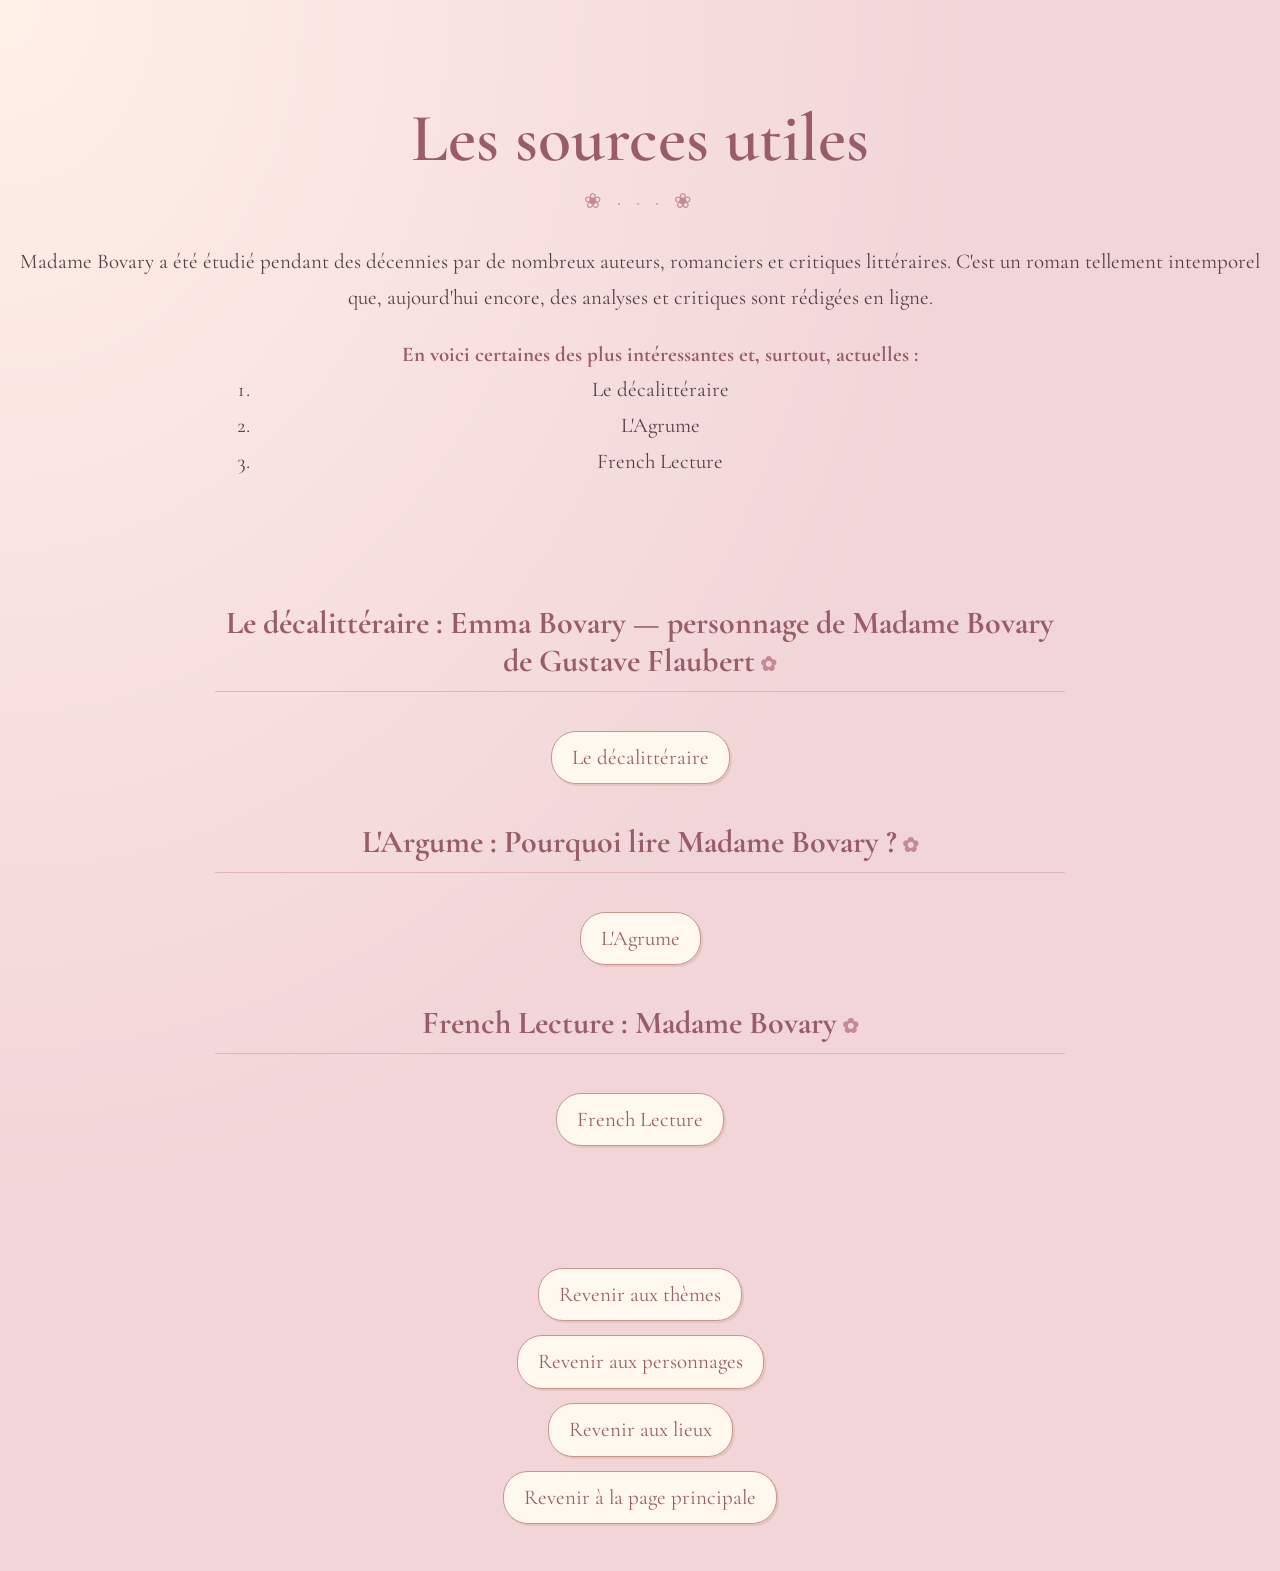
<file: sources.html>
<!DOCTYPE html>
<html lang="fr">
<head>
    <meta charset="UTF-8">
    <meta name="viewport" content="width=device-width, initial-scale=1.0">
    <title>Les sources</title>
    <link rel="stylesheet" href="style.css">
</head>
<body>
<h1>Les sources utiles</h1>
Madame Bovary a été étudié pendant des décennies par de nombreux auteurs, romanciers et critiques littéraires. C'est un roman tellement intemporel que, aujourd'hui encore, des analyses et critiques sont rédigées en ligne.
<br/>
<ol>
<strong>En voici certaines des plus intéressantes et, surtout, actuelles :</strong>
<li>Le décalittéraire</li>
<li>L'Agrume</li>
<li>French Lecture</li>
</ol>
<br/>
<br/>
<h3>Le décalittéraire : Emma Bovary — personnage de Madame Bovary de Gustave Flaubert</h3>
<a href="https://ledecalitteraire.fr/emma-bovary-madame-bovary-flaubert/">Le décalittéraire</a>
<br/>
<h3>L'Argume : Pourquoi lire Madame Bovary ?</h3>
<a href="https://lagrume.org/pourquoi-lire-madame-bovary/">L'Agrume</a>
<br/>
<h3>French Lecture : Madame Bovary</h3>
<a href="https://frenchpdf.com/livres/madame-bovary/">French Lecture</a>
<br/>
<br/>
<br/>
<br/>
<a href="thèmes.html"> Revenir aux thèmes</a>
<br/>
<a href="perso.html" > Revenir aux personnages</a>
<br/>
<a href="lieux.html" > Revenir aux lieux</a>
<br/>
<a href="index.html"> Revenir à la page principale</a>	
</body>  
</html>
</file>
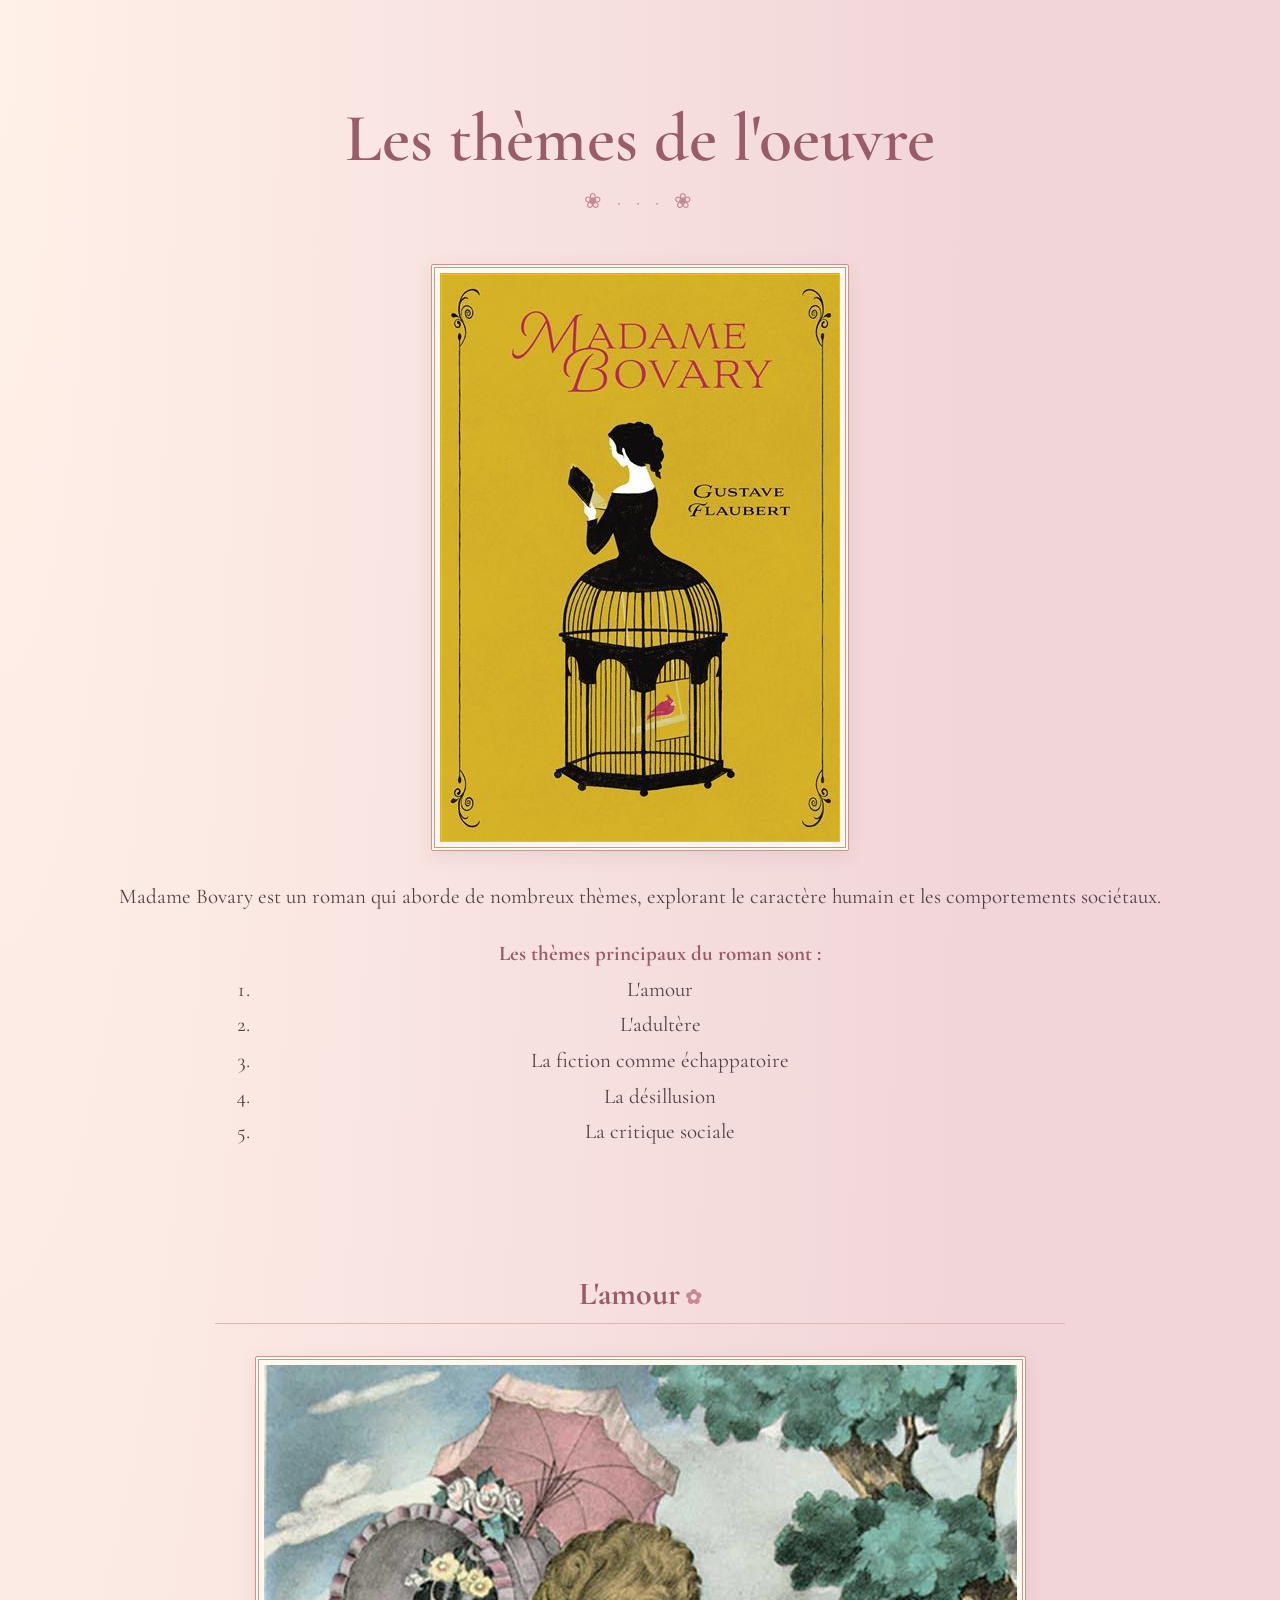
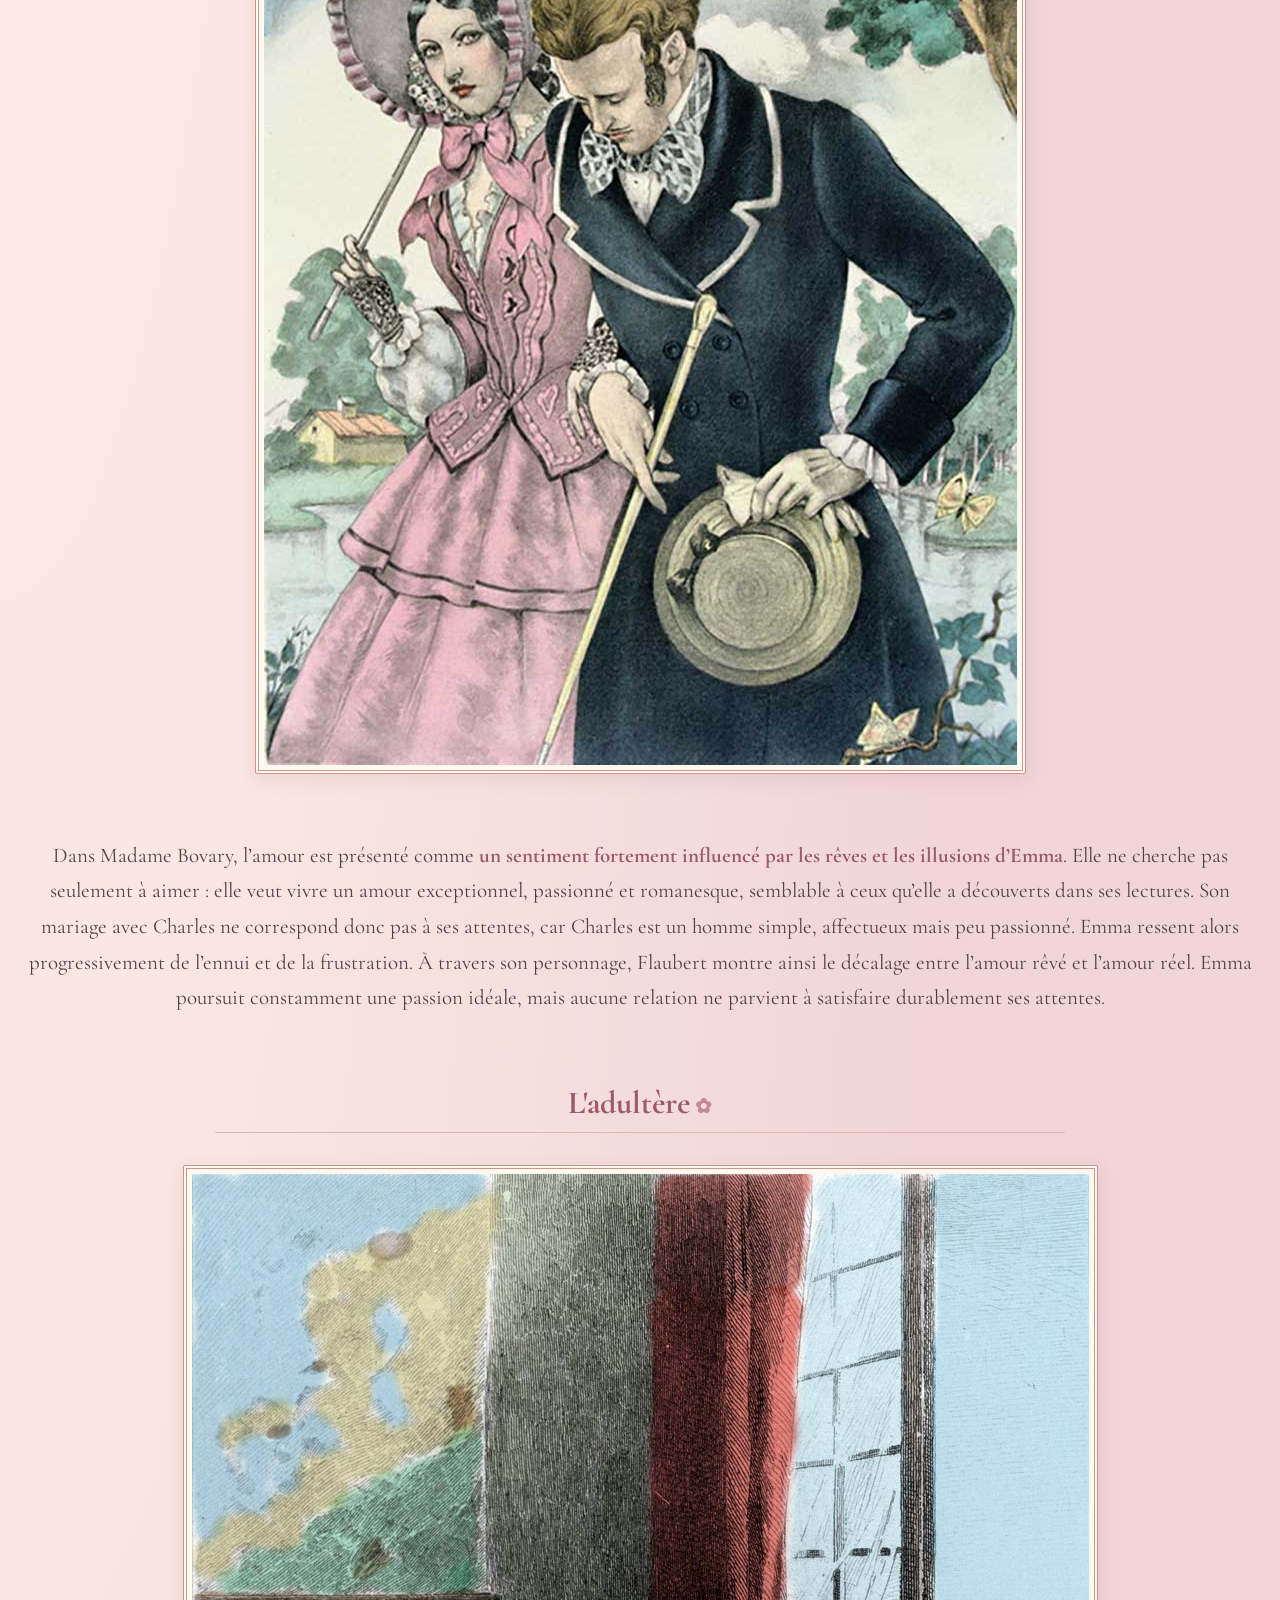
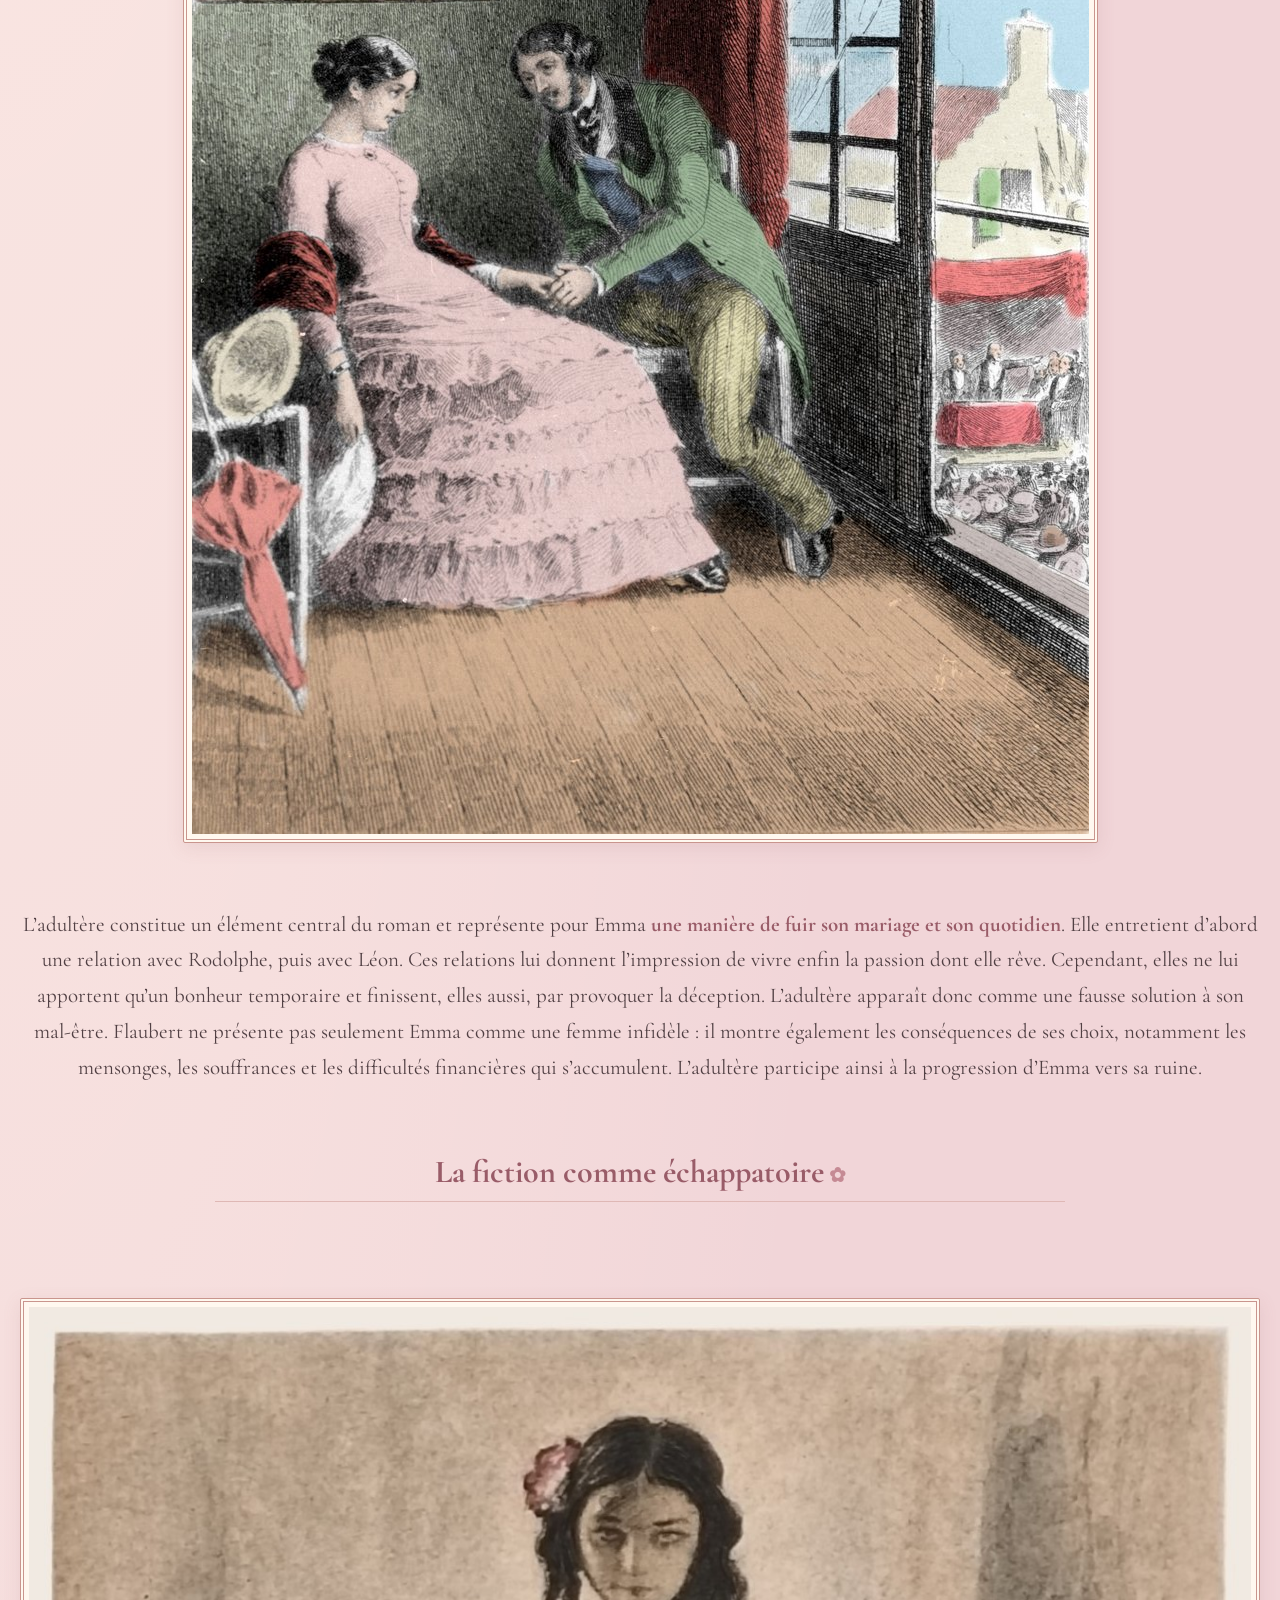
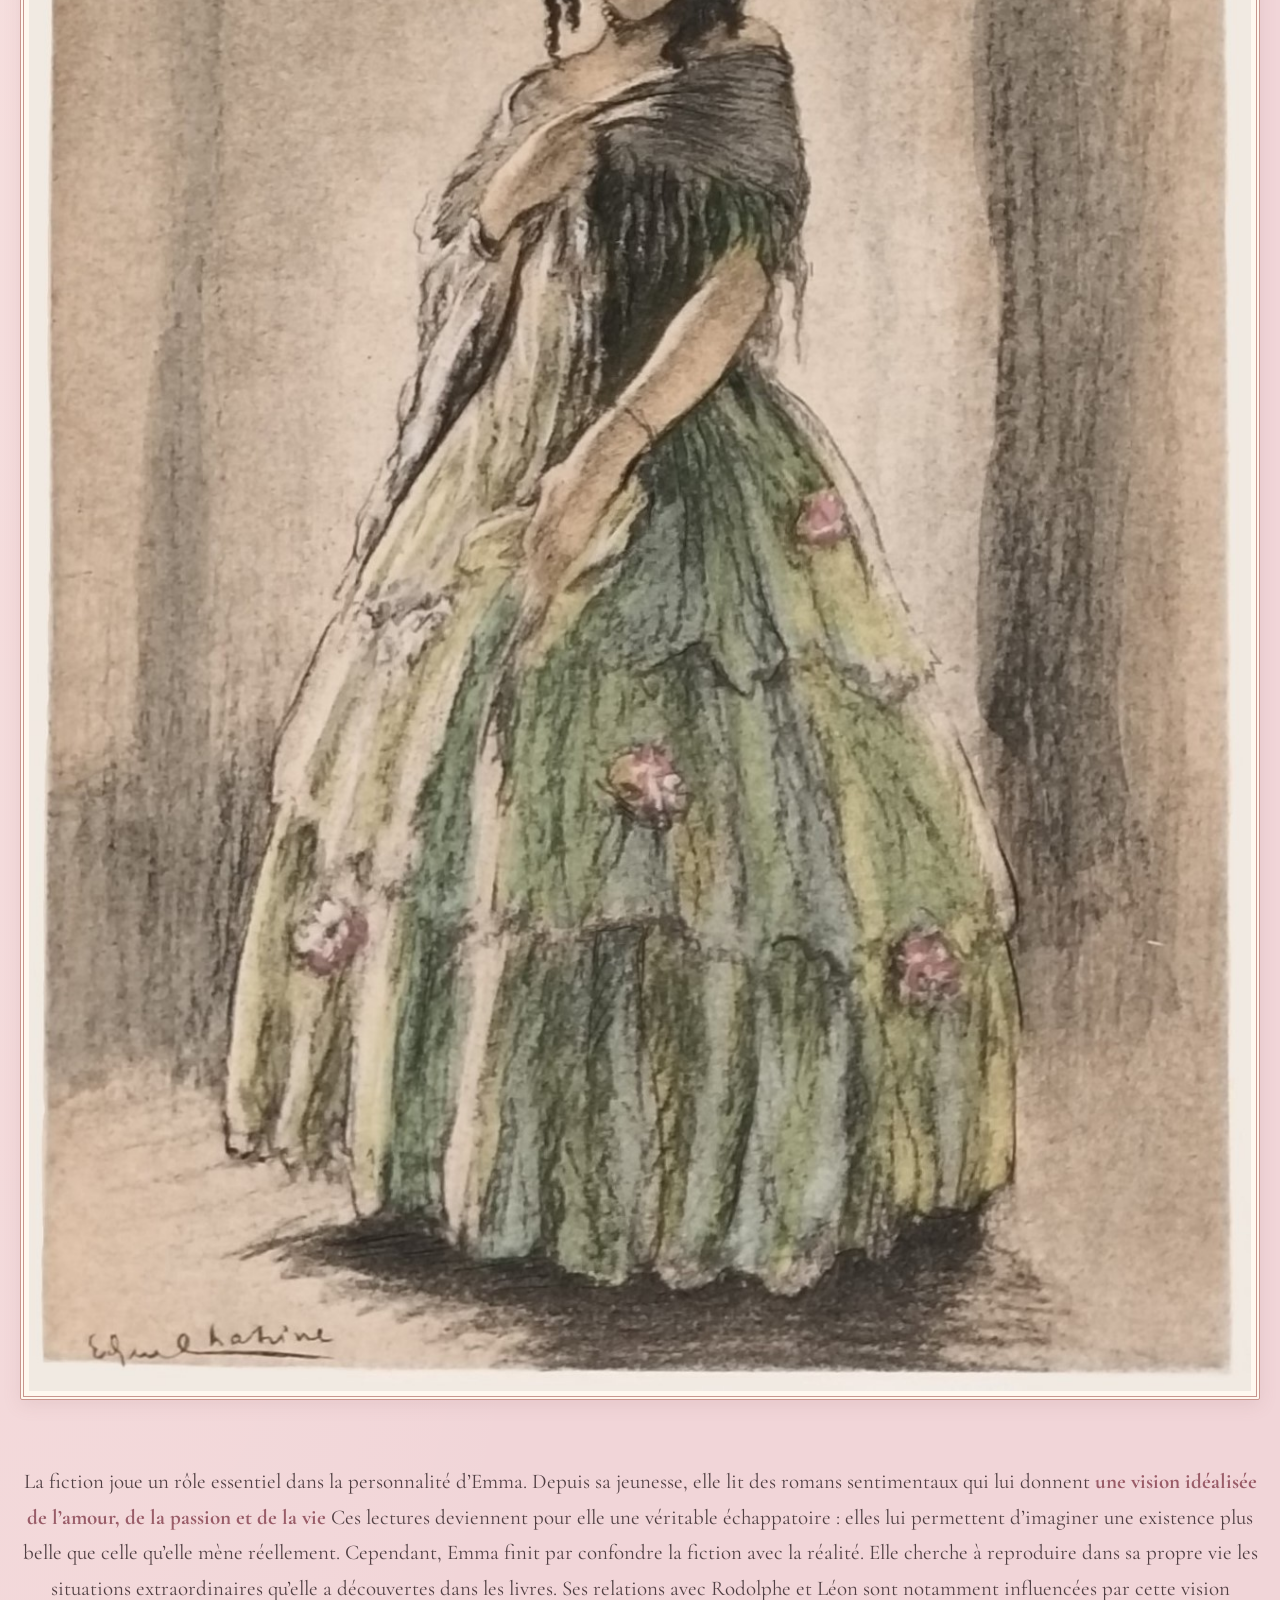
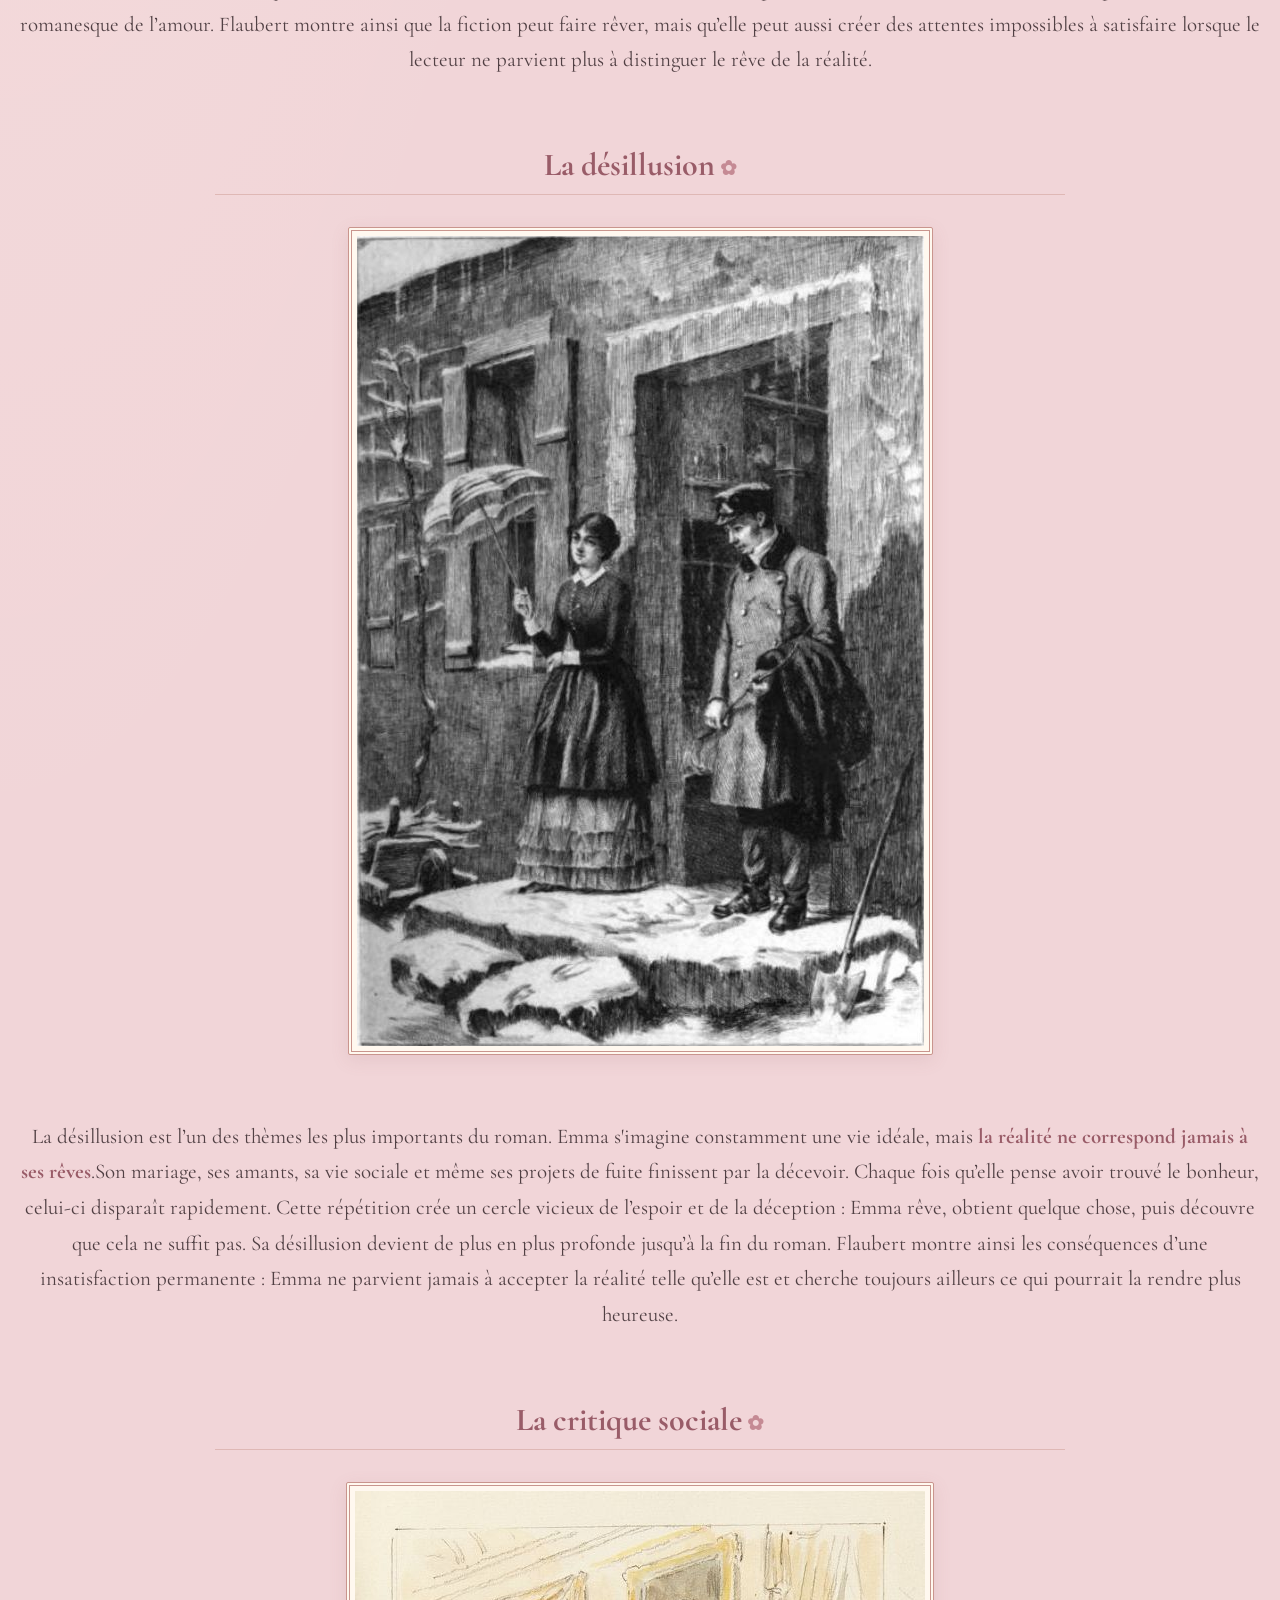
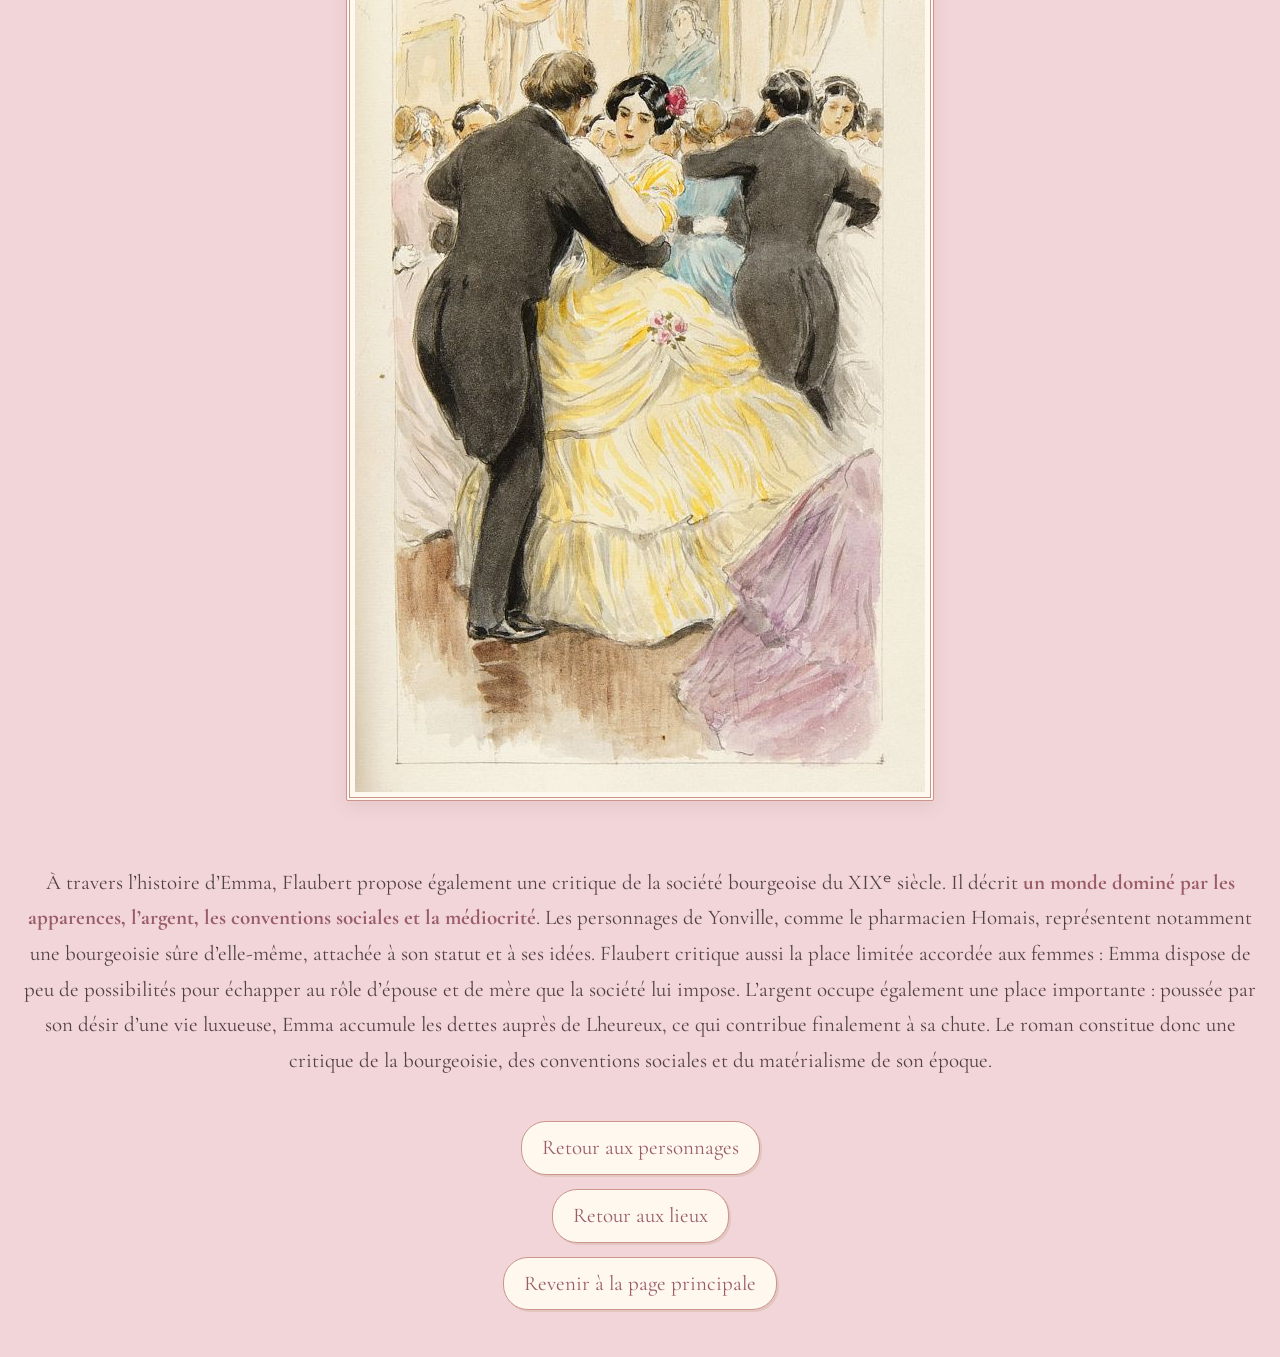
<file: thèmes.html>
<!DOCTYPE html>
<html lang="fr">
<head>
    <meta charset="UTF-8">
    <meta name="viewport" content="width=device-width, initial-scale=1.0">
    <title>Les thèmes</title>
    <link rel="stylesheet" href="style.css">
</head>
<body>
<h1>Les thèmes  de l'oeuvre</h1>
<img src="img/couv3.jpg"/>
Madame Bovary est un roman qui aborde de nombreux thèmes, explorant le caractère humain et les comportements sociétaux.
<ol>
<strong>Les thèmes principaux du roman sont :</strong>
<li>L'amour</li>
<li>L'adultère</li>
<li>La fiction comme échappatoire</li>
<li>La désillusion</li>
<li>La critique sociale</li>
</ol>
<br/>
<br/>
<h3>L'amour</h3>
<img src="img/amour.jpg"/>
<br/>
Dans Madame Bovary, l’amour est présenté comme <strong>un sentiment fortement influencé par les rêves et les illusions d’Emma</strong>. Elle ne cherche pas seulement à aimer : elle veut vivre un amour exceptionnel, passionné et romanesque, semblable à ceux qu’elle a découverts dans ses lectures. Son mariage avec Charles ne correspond donc pas à ses attentes, car Charles est un homme simple, affectueux mais peu passionné. Emma ressent alors progressivement de l’ennui et de la frustration. À travers son personnage, Flaubert montre ainsi le décalage entre l’amour rêvé et l’amour réel. Emma poursuit constamment une passion idéale, mais aucune relation ne parvient à satisfaire durablement ses attentes.
<br/>
<br/>
<h3>L'adultère</h3>
<img src="img/adultère.jpg"/>
<br/>
L’adultère constitue un élément central du roman et représente pour Emma <strong>une manière de fuir son mariage et son quotidien</strong>. Elle entretient d’abord une relation avec Rodolphe, puis avec Léon. Ces relations lui donnent l’impression de vivre enfin la passion dont elle rêve. Cependant, elles ne lui apportent qu’un bonheur temporaire et finissent, elles aussi, par provoquer la déception. L’adultère apparaît donc comme une fausse solution à son mal-être. Flaubert ne présente pas seulement Emma comme une femme infidèle : il montre également les conséquences de ses choix, notamment les mensonges, les souffrances et les difficultés financières qui s’accumulent. L’adultère participe ainsi à la progression d’Emma vers sa ruine.
<br/>
<br/>
<h3>La fiction comme échappatoire</h3>
<br/>
<img src="img/fiction.jpg"/>
<br/>
La fiction joue un rôle essentiel dans la personnalité d’Emma. Depuis sa jeunesse, elle lit des romans sentimentaux qui lui donnent <strong>une vision idéalisée de l’amour, de la passion et de la vie</strong> Ces lectures deviennent pour elle une véritable échappatoire : elles lui permettent d’imaginer une existence plus belle que celle qu’elle mène réellement. Cependant, Emma finit par confondre la fiction avec la réalité. Elle cherche à reproduire dans sa propre vie les situations extraordinaires qu’elle a découvertes dans les livres. Ses relations avec Rodolphe et Léon sont notamment influencées par cette vision romanesque de l’amour. Flaubert montre ainsi que la fiction peut faire rêver, mais qu’elle peut aussi créer des attentes impossibles à satisfaire lorsque le lecteur ne parvient plus à distinguer le rêve de la réalité.
<br/>
<br/>
<h3>La désillusion</h3>
<img src="img/désillusion.jpg"/>
<br/>
La désillusion est l’un des thèmes les plus importants du roman. Emma s'imagine constamment une vie idéale, mais <strong>la réalité ne correspond jamais à ses rêves</strong>.Son mariage, ses amants, sa vie sociale et même ses projets de fuite finissent par la décevoir. Chaque fois qu’elle pense avoir trouvé le bonheur, celui-ci disparaît rapidement. Cette répétition crée un cercle vicieux de l’espoir et de la déception : Emma rêve, obtient quelque chose, puis découvre que cela ne suffit pas. Sa désillusion devient de plus en plus profonde jusqu’à la fin du roman. Flaubert montre ainsi les conséquences d’une insatisfaction permanente : Emma ne parvient jamais à accepter la réalité telle qu’elle est et cherche toujours ailleurs ce qui pourrait la rendre plus heureuse.
<br/>
<br/>
<h3>La critique sociale</h3>
<img src="img/critique.jpg"/>
<br/>
À travers l’histoire d’Emma, Flaubert propose également une critique de la société bourgeoise du XIXᵉ siècle. Il décrit <strong>un monde dominé par les apparences, l’argent, les conventions sociales et la médiocrité</strong>. Les personnages de Yonville, comme le pharmacien Homais, représentent notamment une bourgeoisie sûre d’elle-même, attachée à son statut et à ses idées. Flaubert critique aussi la place limitée accordée aux femmes : Emma dispose de peu de possibilités pour échapper au rôle d’épouse et de mère que la société lui impose. L’argent occupe également une place importante : poussée par son désir d’une vie luxueuse, Emma accumule les dettes auprès de Lheureux, ce qui contribue finalement à sa chute. Le roman constitue donc une critique de la bourgeoisie, des conventions sociales et du matérialisme de son époque.
<br/>
<br/>
<a href="perso.html"> Retour aux personnages</a>
<br/>
<a href="lieux.html" > Retour aux lieux</a>
<br/>
<a href="index.html"> Revenir à la page principale</a>	
</body>  
</html>
</file>
<file: style.css>
@import url('https://fonts.googleapis.com/css2?family=Cormorant+Garamond:wght@400;500;600;700&display=swap');

:root {
  --rose: #d49aa3;
  --rose-fonce: #995c68;
  --rose-clair: #f1d5d8;
  --creme: #fff8ef;
  --texte: #514044;
}

* {
  box-sizing: border-box;
}

body {
  margin: 0;
  padding: 40px 20px;
  background: var(--rose-clair);
  color: var(--texte);
  font-family: 'Cormorant Garamond', serif;
  font-size: 21px;
  line-height: 1.7;
  text-align: center;
}

/* Grande feuille crème au centre */
body > * {
  max-width: 850px;
  margin-left: auto;
  margin-right: auto;
}

h1, h2, h3, h4, h5, h6 {
  color: var(--rose-fonce);
  font-family: 'Cormorant Garamond', serif;
  line-height: 1.2;
}

h1 {
  font-size: clamp(42px, 7vw, 68px);
  font-weight: 600;
  margin-bottom: 8px;
}

h2 {
  font-size: 30px;
  font-weight: 400;
  font-style: italic;
  margin-top: 0;
}

h3 {
  font-size: 32px;
}

h4 {
  font-size: 29px;
  margin-top: 35px;
}

h5 {
  font-size: 23px;
  font-weight: 400;
}

p {
  max-width: 720px;
  margin: 22px auto;
}

img {
  display: block;
  max-width: 100%;
  height: auto;
  margin: 28px auto;
  border: 5px solid var(--creme);
  border-radius: 8px;
  box-shadow: 0 5px 18px #995c6820;
}

a {
  display: inline-block;
  margin: 7px;
  padding: 8px 20px;
  color: var(--rose-fonce);
  text-decoration: none;
  border: 1px solid var(--rose);
  border-radius: 25px;
  transition: background 0.2s, color 0.2s;
}

a:hover {
  background: var(--rose);
  color: white;
}

strong {
  color: var(--rose-fonce);
  font-weight: 700;
}

em {
  color: #9b6874;
}

/* Lecture confortable sur téléphone */
@media (max-width: 600px) {
  body {
    padding: 25px 16px;
    font-size: 19px;
  }

  h2 {
    font-size: 25px;
  }

  h4 {
    font-size: 25px;
  }
}
}

/* ===== CADRE VINTAGE ===== */

body {
  border: 8px double #c9958d;
  outline: 1px solid #c9958d;
  outline-offset: -18px;
  min-height: 100vh;
}

/* Séparateurs délicats */
hr {
  width: 65%;
  border: none;
  border-top: 1px solid #c9958d;
  margin: 35px auto;
  position: relative;
}

/* Encadrement des images */
img {
  border: 4px double #c9958d;
  border-radius: 2px;
  padding: 5px;
  background: #fff8ef;
}

/* ===== ORNEMENTS FLORAUX ===== */

h1 {
  position: relative;
  padding: 12px 0 22px;
}

h1::after {
  content: "❀  · · ·  ❀";
  display: block;
  margin-top: 10px;
  color: #c58a94;
  font-size: 21px;
  letter-spacing: 5px;
  font-weight: 400;
}

h3 {
  padding-bottom: 10px;
  border-bottom: 1px solid #dfb8b5;
}

h3::after {
  content: " ✿";
  color: #c58a94;
  font-size: 20px;
}

/* ===== AMBIANCE ROMAN ANCIEN ===== */

body {
  background-color: #f1d5d8;
  background-image:
    radial-gradient(
      ellipse at top left,
      #fff0e8 0%,
      transparent 55%
    );
}

/* Citations élégantes */
blockquote {
  max-width: 650px;
  margin: 30px auto;
  padding: 18px 28px;
  background: #fff8ef;
  border: 1px solid #d8b0aa;
  border-left: 4px double #bd8189;
  color: #79515a;
  font-style: italic;
}

/* Liens façon petites étiquettes anciennes */

a {
  border: 1px solid #c9958d;
  background: #fff8ef;
  box-shadow: 2px 2px 0 #e4c5bf;
}

a:hover {
  background: #c9828b;
  color: #fff8ef;
  box-shadow: none;
}
</file>
